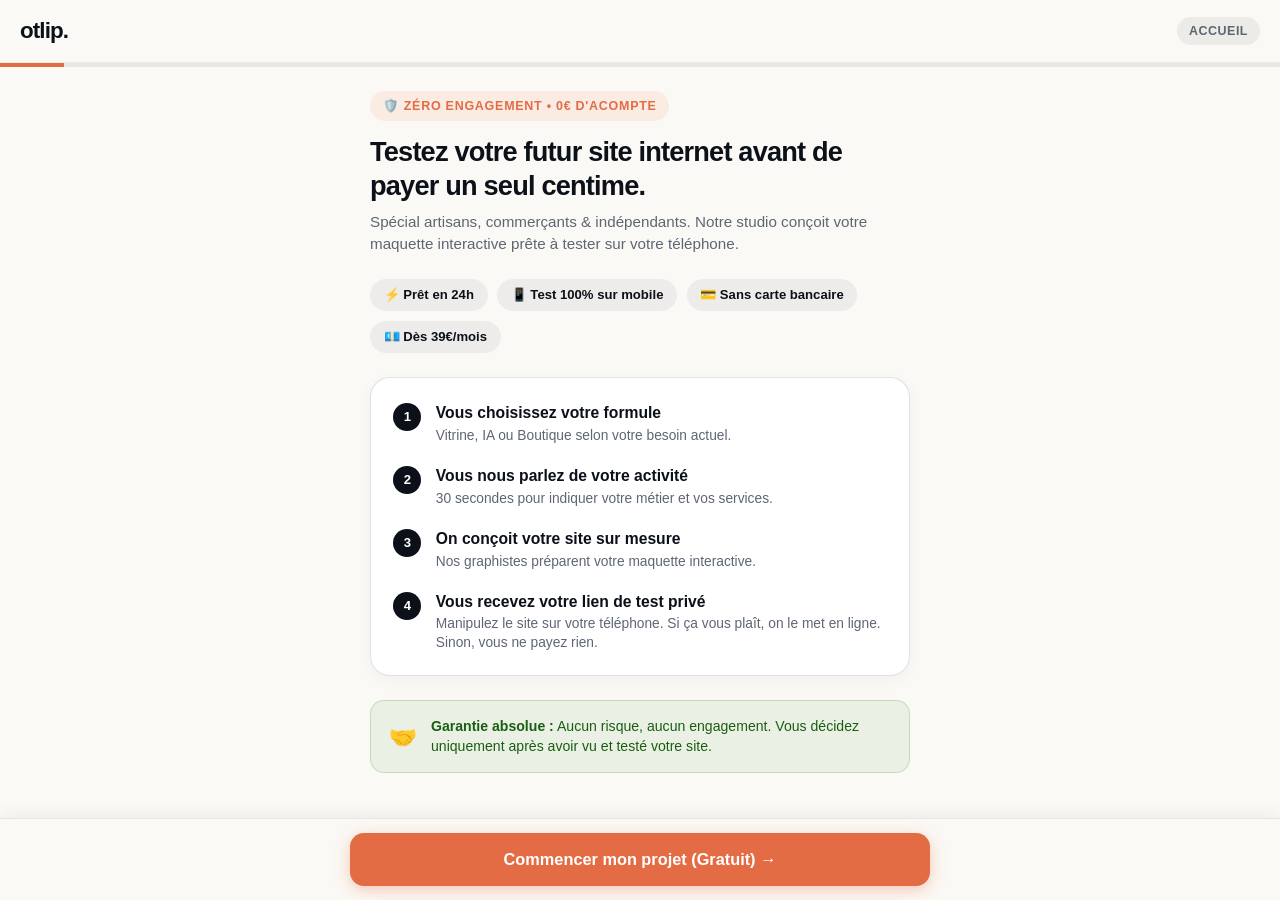
<file: funnel/index.html>
<!DOCTYPE html>
<html lang="fr">
<head>
  <meta charset="UTF-8">
  <meta name="viewport" content="width=device-width, initial-scale=1.0, maximum-scale=1.0, user-scalable=no">
  <title>Créer mon site internet pro en 24h — Otlip</title>
  <link rel="icon" type="image/svg+xml" href="/favicon.svg">
  <meta name="description" content="Créez votre site internet professionnel en 2 minutes. Testez votre maquette sur votre smartphone avant de payer. Sans engagement dès 39€/mois.">

  <!-- Meta Pixel Code -->
  <script>
  !function(f,b,e,v,n,t,s)
  {if(f.fbq)return;n=f.fbq=function(){n.callMethod?
  n.callMethod.apply(n,arguments):n.queue.push(arguments)};
  if(!f._fbq)f._fbq=n;n.push=n;n.loaded=!0;n.version='2.0';
  n.queue=[];t=b.createElement(e);t.async=!0;
  t.src=v;s=b.getElementsByTagName(e)[0];
  s.parentNode.insertBefore(t,s)}(window, document,'script',
  'https://connect.facebook.net/en_US/fbevents.js');
  fbq('init', '1710951703431157');
  fbq('track', 'PageView');
  </script>
  <noscript><img height="1" width="1" style="display:none"
  src="https://www.facebook.com/tr?id=1710951703431157&ev=PageView&noscript=1"
  /></noscript>

  <style>
    :root {
      --color-bg: #fbf9f5;
      --color-surface: #ffffff;
      --color-text-dark: #0c1018;
      --color-text-muted: #5e6673;
      --color-accent-orange: #e46c44;
      --color-accent-green: #2e8b24;
      --color-border: rgba(12, 16, 24, 0.12);
      --font-family: -apple-system, BlinkMacSystemFont, "Segoe UI", Roboto, Helvetica, Arial, sans-serif;
    }

    * {
      box-sizing: border-box;
      margin: 0;
      padding: 0;
      -webkit-tap-highlight-color: transparent;
    }

    body {
      background-color: var(--color-bg);
      color: var(--color-text-dark);
      font-family: var(--font-family);
      line-height: 1.5;
      min-height: 100vh;
      display: flex;
      flex-direction: column;
      position: relative;
    }

    /* Minimal Distraction-free Header */
    .funnel-header {
      width: 100%;
      padding: 0.9rem 1.25rem;
      background: var(--color-bg);
      display: flex;
      align-items: center;
      justify-content: space-between;
      border-bottom: 1px solid rgba(12, 16, 24, 0.06);
      position: sticky;
      top: 0;
      z-index: 40;
    }

    .brand-logo {
      font-size: 1.4rem;
      font-weight: 800;
      color: var(--color-text-dark);
      letter-spacing: -0.04em;
    }

    .header-step-pill {
      font-size: 0.78rem;
      font-weight: 700;
      background: rgba(12, 16, 24, 0.06);
      color: var(--color-text-muted);
      padding: 0.3rem 0.75rem;
      border-radius: 9999px;
      letter-spacing: 0.04em;
    }

    /* Progress bar */
    .progress-bar-container {
      width: 100%;
      height: 4px;
      background: rgba(12, 16, 24, 0.08);
      position: sticky;
      top: 53px;
      z-index: 39;
    }

    .progress-bar-fill {
      height: 100%;
      width: 0%;
      background: var(--color-accent-orange);
      transition: width 0.3s ease;
    }

    /* Main Container */
    .funnel-main {
      flex: 1;
      width: 100%;
      max-width: 580px;
      margin: 0 auto;
      padding: 1.5rem 1.25rem 7rem 1.25rem;
      display: flex;
      flex-direction: column;
    }

    .step-view {
      display: none;
      animation: fadeIn 0.25s ease-out forwards;
    }

    .step-view.active {
      display: block;
    }

    @keyframes fadeIn {
      from { opacity: 0; transform: translateY(8px); }
      to { opacity: 1; transform: translateY(0); }
    }

    /* Badges & Typography */
    .step-badge {
      display: inline-flex;
      align-items: center;
      gap: 0.4rem;
      font-size: 0.78rem;
      font-weight: 700;
      text-transform: uppercase;
      letter-spacing: 0.06em;
      color: var(--color-accent-orange);
      background: rgba(228, 108, 68, 0.1);
      padding: 0.35rem 0.8rem;
      border-radius: 9999px;
      margin-bottom: 0.85rem;
    }

    .step-title {
      font-size: 1.7rem;
      font-weight: 800;
      letter-spacing: -0.03em;
      line-height: 1.25;
      margin-bottom: 0.5rem;
      color: var(--color-text-dark);
    }

    .step-desc {
      font-size: 0.95rem;
      color: var(--color-text-muted);
      line-height: 1.45;
      margin-bottom: 1.5rem;
    }

    /* Option Cards */
    .options-grid {
      display: flex;
      flex-direction: column;
      gap: 0.75rem;
      margin-bottom: 1.5rem;
    }

    .option-card {
      background: var(--color-surface);
      border: 1.5px solid var(--color-border);
      border-radius: 18px;
      padding: 1.15rem 1.1rem;
      display: flex;
      align-items: center;
      gap: 1rem;
      cursor: pointer;
      transition: all 0.18s ease;
      box-shadow: 0 2px 8px rgba(12, 16, 24, 0.03);
      user-select: none;
      position: relative;
    }

    .option-card:active {
      transform: scale(0.985);
    }

    .option-card.selected {
      border-color: var(--color-accent-orange);
      background: #fff9f6;
      box-shadow: 0 0 0 2px var(--color-accent-orange);
    }

    .option-icon {
      font-size: 1.8rem;
      line-height: 1;
      flex-shrink: 0;
    }

    .option-info {
      flex: 1;
    }

    .option-title-row {
      display: flex;
      align-items: center;
      justify-content: space-between;
      margin-bottom: 0.25rem;
    }

    .option-title {
      font-size: 1.05rem;
      font-weight: 700;
      color: var(--color-text-dark);
    }

    .option-price-tag {
      font-size: 0.82rem;
      font-weight: 700;
      color: var(--color-accent-orange);
      background: rgba(228, 108, 68, 0.1);
      padding: 0.2rem 0.55rem;
      border-radius: 6px;
    }

    .option-desc {
      font-size: 0.86rem;
      color: var(--color-text-muted);
      line-height: 1.35;
    }

    .option-card::after {
      content: '→';
      font-size: 1.25rem;
      font-weight: 700;
      color: rgba(12, 16, 24, 0.25);
      margin-left: 0.4rem;
      transition: all 0.15s ease;
    }

    .option-card.selected::after {
      content: '✓';
      color: var(--color-accent-orange);
      font-size: 1.35rem;
    }

    /* Form Fields */
    .form-group {
      margin-bottom: 1.25rem;
    }

    .form-label {
      display: block;
      font-size: 0.95rem;
      font-weight: 700;
      margin-bottom: 0.45rem;
      color: var(--color-text-dark);
    }

    .form-input, .form-textarea {
      width: 100%;
      background: var(--color-surface);
      border: 1.5px solid var(--color-border);
      border-radius: 14px;
      padding: 1.05rem 1.15rem;
      font-family: inherit;
      font-size: 1rem;
      color: var(--color-text-dark);
      outline: none;
      transition: border-color 0.2s ease, box-shadow 0.2s ease;
      -webkit-appearance: none;
    }

    .form-input:focus, .form-textarea:focus {
      border-color: var(--color-accent-orange);
      box-shadow: 0 0 0 3px rgba(228, 108, 68, 0.12);
    }

    .form-textarea {
      min-height: 95px;
      resize: vertical;
    }

    /* Trust & Guarantee Box */
    .trust-box {
      background: rgba(46, 139, 36, 0.08);
      border: 1px solid rgba(46, 139, 36, 0.2);
      border-radius: 14px;
      padding: 1rem 1.15rem;
      display: flex;
      align-items: center;
      gap: 0.85rem;
      margin-top: 1rem;
      font-size: 0.88rem;
      color: #1a5e14;
      line-height: 1.4;
    }

    /* Welcome / Step 0 Feature List */
    .intro-steps-list {
      background: var(--color-surface);
      border: 1.5px solid var(--color-border);
      border-radius: 20px;
      padding: 1.4rem;
      margin: 1.5rem 0;
      box-shadow: 0 4px 16px rgba(12, 16, 24, 0.04);
    }

    .intro-step-item {
      display: flex;
      align-items: flex-start;
      gap: 0.9rem;
      margin-bottom: 1.15rem;
    }

    .intro-step-item:last-child {
      margin-bottom: 0;
    }

    .intro-step-number {
      width: 28px;
      height: 28px;
      border-radius: 50%;
      background: var(--color-text-dark);
      color: #ffffff;
      font-size: 0.82rem;
      font-weight: 800;
      display: flex;
      align-items: center;
      justify-content: center;
      flex-shrink: 0;
      margin-top: 2px;
    }

    .intro-step-content strong {
      display: block;
      font-size: 0.98rem;
      color: var(--color-text-dark);
      margin-bottom: 0.15rem;
    }

    .intro-step-content p {
      font-size: 0.86rem;
      color: var(--color-text-muted);
      line-height: 1.35;
    }

    .intro-highlights {
      display: flex;
      flex-wrap: wrap;
      gap: 0.6rem;
      margin-bottom: 1.5rem;
    }

    .intro-pill {
      font-size: 0.82rem;
      font-weight: 600;
      background: rgba(12, 16, 24, 0.05);
      color: var(--color-text-dark);
      padding: 0.4rem 0.85rem;
      border-radius: 9999px;
      display: inline-flex;
      align-items: center;
      gap: 0.35rem;
    }

    /* Fixed / Sticky Bottom Bar - Always visible on mobile */
    .funnel-bottom-bar {
      position: fixed;
      bottom: 0;
      left: 0;
      right: 0;
      background: rgba(251, 249, 245, 0.97);
      backdrop-filter: blur(12px);
      -webkit-backdrop-filter: blur(12px);
      border-top: 1px solid rgba(12, 16, 24, 0.08);
      padding: 0.9rem 1.25rem calc(0.9rem + env(safe-area-inset-bottom, 0px)) 1.25rem;
      z-index: 50;
      box-shadow: 0 -4px 16px rgba(12, 16, 24, 0.05);
    }

    .bottom-bar-inner {
      max-width: 580px;
      margin: 0 auto;
      display: flex;
      align-items: center;
      gap: 0.75rem;
    }

    .btn-back {
      background: transparent;
      border: 1.5px solid var(--color-border);
      color: var(--color-text-muted);
      padding: 1rem 1.15rem;
      border-radius: 14px;
      font-size: 0.95rem;
      font-weight: 700;
      cursor: pointer;
      display: inline-flex;
      align-items: center;
      justify-content: center;
      flex-shrink: 0;
      transition: background 0.15s ease;
    }

    .btn-back:active {
      background: rgba(12, 16, 24, 0.05);
    }

    .btn-next {
      flex: 1;
      background: var(--color-text-dark);
      color: #ffffff;
      border: none;
      padding: 1.05rem 1.5rem;
      border-radius: 14px;
      font-size: 1.02rem;
      font-weight: 700;
      cursor: pointer;
      display: inline-flex;
      align-items: center;
      justify-content: center;
      gap: 0.6rem;
      transition: all 0.2s ease;
      box-shadow: 0 4px 14px rgba(12, 16, 24, 0.2);
    }

    .btn-next:active {
      transform: scale(0.985);
      background: var(--color-accent-orange);
    }

    .btn-next.btn-highlight {
      background: var(--color-accent-orange);
      box-shadow: 0 4px 16px rgba(228, 108, 68, 0.35);
    }

    .btn-next:disabled {
      opacity: 0.6;
      cursor: not-allowed;
    }
  </style>
</head>
<body>

  <!-- Top Header -->
  <header class="funnel-header">
    <div class="brand-logo">otlip.</div>
    <div class="header-step-pill" id="step-indicator-pill">ACCUEIL</div>
  </header>

  <!-- Sticky Progress Bar -->
  <div class="progress-bar-container">
    <div class="progress-bar-fill" id="progress-bar"></div>
  </div>

  <main class="funnel-main">
    
    <!-- STEP 0 : Hook & Welcome (Mettre le ton et expliquer ce qui va arriver) -->
    <section class="step-view active" id="step-0">
      <div class="step-badge">🛡️ Zéro Engagement • 0€ d'acompte</div>
      <h1 class="step-title">Testez votre futur site internet avant de payer un seul centime.</h1>
      <p class="step-desc">
        Spécial artisans, commerçants & indépendants. Notre studio conçoit votre maquette interactive prête à tester sur votre téléphone.
      </p>

      <div class="intro-highlights">
        <span class="intro-pill">⚡️ Prêt en 24h</span>
        <span class="intro-pill">📱 Test 100% sur mobile</span>
        <span class="intro-pill">💳 Sans carte bancaire</span>
        <span class="intro-pill">💶 Dès 39€/mois</span>
      </div>

      <div class="intro-steps-list">
        <div class="intro-step-item">
          <div class="intro-step-number">1</div>
          <div class="intro-step-content">
            <strong>Vous choisissez votre formule</strong>
            <p>Vitrine, IA ou Boutique selon votre besoin actuel.</p>
          </div>
        </div>

        <div class="intro-step-item">
          <div class="intro-step-number">2</div>
          <div class="intro-step-content">
            <strong>Vous nous parlez de votre activité</strong>
            <p>30 secondes pour indiquer votre métier et vos services.</p>
          </div>
        </div>

        <div class="intro-step-item">
          <div class="intro-step-number">3</div>
          <div class="intro-step-content">
            <strong>On conçoit votre site sur mesure</strong>
            <p>Nos graphistes préparent votre maquette interactive.</p>
          </div>
        </div>

        <div class="intro-step-item">
          <div class="intro-step-number">4</div>
          <div class="intro-step-content">
            <strong>Vous recevez votre lien de test privé</strong>
            <p>Manipulez le site sur votre téléphone. Si ça vous plaît, on le met en ligne. Sinon, vous ne payez rien.</p>
          </div>
        </div>
      </div>

      <div class="trust-box">
        <span style="font-size: 1.4rem;">🤝</span>
        <div>
          <strong>Garantie absolue :</strong> Aucun risque, aucun engagement. Vous décidez uniquement après avoir vu et testé votre site.
        </div>
      </div>
    </section>

    <!-- STEP 1 : Type de site -->
    <section class="step-view" id="step-1">
      <div class="step-badge">Étape 1 sur 4</div>
      <h2 class="step-title">Quel type de site vous faut-il ?</h2>
      <p class="step-desc">Touchez la formule de votre choix pour continuer (vous pourrez l'ajuster plus tard) :</p>

      <div class="options-grid">
        <div class="option-card selected" data-group="projectType" data-value="vitrine">
          <span class="option-icon">🏛️</span>
          <div class="option-info">
            <div class="option-title-row">
              <span class="option-title">Site Vitrine Pro</span>
              <span class="option-price-tag">39€/mois</span>
            </div>
            <p class="option-desc">Présentez vos prestations, avis Google et recevez des appels de clients locaux.</p>
          </div>
        </div>

        <div class="option-card" data-group="projectType" data-value="autonome-ia">
          <span class="option-icon">🤖</span>
          <div class="option-info">
            <div class="option-title-row">
              <span class="option-title">Vitrine + Assistant IA</span>
              <span class="option-price-tag">69€/mois</span>
            </div>
            <p class="option-desc">Un agent IA intelligent qui répond à vos clients et prend leurs demandes 24h/24.</p>
          </div>
        </div>

        <div class="option-card" data-group="projectType" data-value="boutique">
          <span class="option-icon">🛍️</span>
          <div class="option-info">
            <div class="option-title-row">
              <span class="option-title">Boutique en ligne</span>
              <span class="option-price-tag">99€/mois</span>
            </div>
            <p class="option-desc">Vendez vos produits ou réservations en ligne avec paiement CB sécurisé.</p>
          </div>
        </div>

        <div class="option-card" data-group="projectType" data-value="refonte">
          <span class="option-icon">✨</span>
          <div class="option-info">
            <div class="option-title-row">
              <span class="option-title">Refonte de site</span>
              <span class="option-price-tag">Dès 39€/mois</span>
            </div>
            <p class="option-desc">Votre site actuel est vieux ou n'amène aucun client ? On refait tout à neuf.</p>
          </div>
        </div>
      </div>

      <div class="trust-box">
        <span style="font-size: 1.3rem;">🛡️</span>
        <div>Vous ne payez rien pour voir votre site en direct. Zéro engagement.</div>
      </div>
    </section>

    <!-- STEP 2 : Entreprise & Activité -->
    <section class="step-view" id="step-2">
      <div class="step-badge">Étape 2 sur 4</div>
      <h2 class="step-title">Parlez-nous de votre activité</h2>
      <p class="step-desc">Ces informations permettent d'adapter les textes et le design de votre site :</p>

      <div class="form-group">
        <label class="form-label" for="f-business-name">Nom de votre entreprise ou marque *</label>
        <input type="text" id="f-business-name" class="form-input" placeholder="Ex: Plomberie Martin, Salon Sophie, Atelier Rénov..." required>
      </div>

      <div class="form-group">
        <label class="form-label" for="f-activity">Votre métier ou vos prestations principales *</label>
        <input type="text" id="f-activity" class="form-input" placeholder="Ex: Dépannage plomberie, coiffure mixte, coaching sportif..." required>
      </div>

      <div class="form-group">
        <label class="form-label" for="f-target">Votre ville ou secteur d'intervention</label>
        <input type="text" id="f-target" class="form-input" placeholder="Ex: Lyon et 25 km autour, France entière...">
      </div>

      <div class="trust-box">
        <span style="font-size: 1.3rem;">✍️</span>
        <div>Pas besoin de rédiger de longs textes : notre studio s'occupe de tout reformuler proprement.</div>
      </div>
    </section>

    <!-- STEP 3 : Ambiance & Style -->
    <section class="step-view" id="step-3">
      <div class="step-badge">Étape 3 sur 4</div>
      <h2 class="step-title">Quelle ambiance préférez-vous ?</h2>
      <p class="step-desc">Touchez le style qui ressemble le plus à votre image :</p>

      <div class="options-grid">
        <div class="option-card selected" data-group="designStyle" data-value="minimaliste">
          <span class="option-icon">✨</span>
          <div class="option-info">
            <span class="option-title">Moderne & Épuré</span>
            <p class="option-desc">Clair, simple et très agréable à lire sur mobile.</p>
          </div>
        </div>

        <div class="option-card" data-group="designStyle" data-value="chaleureux">
          <span class="option-icon">🌿</span>
          <div class="option-info">
            <span class="option-title">Chaleureux & Artisanal</span>
            <p class="option-desc">Tons naturels, convivial, idéal artisans et créateurs.</p>
          </div>
        </div>

        <div class="option-card" data-group="designStyle" data-value="corporate">
          <span class="option-icon">💼</span>
          <div class="option-info">
            <span class="option-title">Professionnel & Carré</span>
            <p class="option-desc">Sobre et sérieux, parfait pour le conseil et les services.</p>
          </div>
        </div>

        <div class="option-card" data-group="designStyle" data-value="sombre-luxe">
          <span class="option-icon">🌙</span>
          <div class="option-info">
            <span class="option-title">Sombre & Haut de gamme</span>
            <p class="option-desc">Contrasté, moderne et élégant.</p>
          </div>
        </div>
      </div>

      <div class="form-group" style="margin-top: 1rem;">
        <label class="form-label" for="f-needs">Une demande particulière ? (Optionnel)</label>
        <textarea id="f-needs" class="form-textarea" placeholder="Ex: intégrer un calendrier de rendez-vous, afficher mes avis Google, photos de chantiers..."></textarea>
      </div>
    </section>

    <!-- STEP 4 : Coordonnées & Réception -->
    <section class="step-view" id="step-4">
      <div class="step-badge">Étape 4 sur 4 • Dernière étape</div>
      <h2 class="step-title">Où vous envoyer votre lien de test ?</h2>
      <p class="step-desc">On prépare votre aperçu privé. Vous pourrez le tester directement sur votre téléphone sous 24h.</p>

      <div class="form-group">
        <label class="form-label" for="f-client-name">Votre prénom et nom *</label>
        <input type="text" id="f-client-name" class="form-input" placeholder="Ex: Michel Durand" required>
      </div>

      <div class="form-group">
        <label class="form-label" for="f-client-phone">Votre numéro de téléphone portable *</label>
        <input type="tel" id="f-client-phone" class="form-input" placeholder="06 12 34 56 78" required>
      </div>

      <div class="form-group">
        <label class="form-label" for="f-client-email">Votre adresse e-mail *</label>
        <input type="email" id="f-client-email" class="form-input" placeholder="michel@gmail.com" required>
      </div>

      <div class="trust-box">
        <span style="font-size: 1.4rem;">🔒</span>
        <div>
          <strong>Promesse anti-spam garantie :</strong> Vos coordonnées servent uniquement à vous envoyer le lien de votre site. Aucun appel commercial intrusif.
        </div>
      </div>
    </section>

  </main>

  <!-- Sticky Bottom Action Bar - Toujours visible sur tous les écrans -->
  <footer class="funnel-bottom-bar">
    <div class="bottom-bar-inner">
      <button type="button" class="btn-back" id="f-btn-back" style="display: none;" aria-label="Étape précédente">←</button>
      <button type="button" class="btn-next btn-highlight" id="f-btn-next">
        <span>Commencer mon projet (Gratuit) →</span>
      </button>
    </div>
  </footer>

  <script>
    (function() {
      // Funnel State
      let currentStep = 0; // 0=Intro, 1=Formule, 2=Activité, 3=Style, 4=Contact
      const totalSteps = 4;

      const views = [
        document.getElementById("step-0"),
        document.getElementById("step-1"),
        document.getElementById("step-2"),
        document.getElementById("step-3"),
        document.getElementById("step-4")
      ];

      const progressBar = document.getElementById("progress-bar");
      const pillIndicator = document.getElementById("step-indicator-pill");
      const btnBack = document.getElementById("f-btn-back");
      const btnNext = document.getElementById("f-btn-next");

      // Unique Session ID
      let sessionId = localStorage.getItem("otlip_funnel_session_id");
      if (!sessionId) {
        sessionId = "funnel_" + Math.random().toString(36).substring(2, 10) + "_" + Date.now();
        localStorage.setItem("otlip_funnel_session_id", sessionId);
      }

      // UTM Tracking
      const urlParams = new URLSearchParams(window.location.search);
      const funnelData = {
        session_id: sessionId,
        current_step: 0,
        status: "in_progress",
        project_type: "vitrine",
        business_name: "",
        activity_sector: "",
        target_audience: "",
        design_style: "minimaliste",
        specific_needs: "",
        client_name: "",
        client_email: "",
        client_phone: "",
        utm_source: urlParams.get("utm_source") || "facebook",
        utm_medium: urlParams.get("utm_medium") || "paid",
        utm_campaign: urlParams.get("utm_campaign") || null
      };

      // Supabase REST sync
      const supabaseUrl = "https://pcxzyykqvenyurffepok.supabase.co/rest/v1/quiz_leads";
      const supabaseKey = "sb_publishable_Yd99sfuyTBruMSOr_KKSzA_8qqkOhbt";

      async function syncSupabase(step, status = "in_progress") {
        funnelData.current_step = step;
        funnelData.status = status;

        const payload = JSON.stringify({
          session_id: funnelData.session_id,
          current_step: funnelData.current_step,
          status: funnelData.status,
          project_type: funnelData.project_type || null,
          business_name: funnelData.business_name || null,
          activity_sector: funnelData.activity_sector || null,
          target_audience: funnelData.target_audience || null,
          design_style: funnelData.design_style || null,
          specific_needs: funnelData.specific_needs || null,
          client_name: funnelData.client_name || null,
          client_email: funnelData.client_email || null,
          client_phone: funnelData.client_phone || null,
          utm_source: funnelData.utm_source,
          utm_medium: funnelData.utm_medium,
          utm_campaign: funnelData.utm_campaign,
          updated_at: new Date().toISOString()
        });

        try {
          const resp = await fetch(supabaseUrl, {
            method: "POST",
            headers: {
              "apikey": supabaseKey,
              "Authorization": `Bearer ${supabaseKey}`,
              "Content-Type": "application/json",
              "Prefer": "resolution=merge-duplicates"
            },
            body: payload,
            keepalive: true
          });
          return resp.ok;
        } catch (e) {
          console.warn("Supabase sync warning:", e);
          return false;
        }
      }

      // Auto-capture fields on blur so no prospect is lost
      const inputs = [
        { id: "f-business-name", key: "business_name" },
        { id: "f-activity", key: "activity_sector" },
        { id: "f-target", key: "target_audience" },
        { id: "f-needs", key: "specific_needs" },
        { id: "f-client-name", key: "client_name" },
        { id: "f-client-phone", key: "client_phone" },
        { id: "f-client-email", key: "client_email" }
      ];

      inputs.forEach(item => {
        const el = document.getElementById(item.id);
        if (el) {
          el.addEventListener("blur", () => {
            const val = el.value.trim();
            if (val && val !== funnelData[item.key]) {
              funnelData[item.key] = val;
              if (currentStep > 0) {
                syncSupabase(currentStep, "in_progress");
              }
            }
          });
        }
      });

      // Update UI for current step
      function updateUI() {
        views.forEach((v, idx) => {
          if (v) {
            if (idx === currentStep) {
              v.classList.add("active");
            } else {
              v.classList.remove("active");
            }
          }
        });

        // Top progress bar
        if (progressBar) {
          const pct = currentStep === 0 ? 5 : (currentStep / totalSteps) * 100;
          progressBar.style.width = pct + "%";
        }

        // Header Pill
        if (pillIndicator) {
          pillIndicator.textContent = currentStep === 0 ? "ACCUEIL" : `ÉTAPE ${currentStep} / ${totalSteps}`;
        }

        // Back button
        if (btnBack) {
          btnBack.style.display = currentStep === 0 ? "none" : "inline-flex";
        }

        // Next button text & styling
        if (btnNext) {
          if (currentStep === 0) {
            btnNext.innerHTML = `<span>Commencer mon projet (Gratuit) →</span>`;
            btnNext.className = "btn-next btn-highlight";
          } else if (currentStep === 1) {
            btnNext.innerHTML = `<span>Continuer vers mon activité →</span>`;
            btnNext.className = "btn-next";
          } else if (currentStep === 2) {
            btnNext.innerHTML = `<span>Continuer vers le style →</span>`;
            btnNext.className = "btn-next";
          } else if (currentStep === 3) {
            btnNext.innerHTML = `<span>Continuer vers mes coordonnées →</span>`;
            btnNext.className = "btn-next";
          } else if (currentStep === 4) {
            btnNext.innerHTML = `<span>Recevoir mon site gratuitement →</span>`;
            btnNext.className = "btn-next btn-highlight";
          }
        }

        // Scroll to top of funnel container
        window.scrollTo({ top: 0, behavior: "smooth" });
      }

      // Handle Option Card Clicks
      document.querySelectorAll(".option-card").forEach(card => {
        card.addEventListener("click", () => {
          const group = card.dataset.group;
          const val = card.dataset.value;

          document.querySelectorAll(`.option-card[data-group="${group}"]`).forEach(c => c.classList.remove("selected"));
          card.classList.add("selected");

          if (group === "projectType") {
            funnelData.project_type = val;
            if (window.fbq) {
              fbq("trackCustom", "Funnel_Step1_Formula", { project_type: val });
            }
            // Auto-advance on tap with 220ms smooth delay
            setTimeout(() => {
              if (currentStep === 1) {
                goToStep(2);
              }
            }, 220);
          }

          if (group === "designStyle") {
            funnelData.design_style = val;
            if (window.fbq) {
              fbq("trackCustom", "Funnel_Step3_Style", { design_style: val });
            }
            // In Step 3: tapping a style also auto-advances to Step 4 after 240ms!
            setTimeout(() => {
              if (currentStep === 3) {
                goToStep(4);
              }
            }, 240);
          }
        });
      });

      // Navigation Logic
      function goToStep(nextStep) {
        currentStep = nextStep;
        updateUI();
        syncSupabase(currentStep, "in_progress");
      }

      // Back Button Listener
      if (btnBack) {
        btnBack.addEventListener("click", () => {
          if (currentStep > 0) {
            currentStep--;
            updateUI();
          }
        });
      }

      // Next Button Listener
      if (btnNext) {
        btnNext.addEventListener("click", async () => {
          if (currentStep === 0) {
            if (window.fbq) {
              fbq("trackCustom", "Funnel_Started");
            }
            goToStep(1);
          } else if (currentStep === 1) {
            goToStep(2);
          } else if (currentStep === 2) {
            const bName = document.getElementById("f-business-name")?.value.trim();
            const act = document.getElementById("f-activity")?.value.trim();
            if (!bName || !act) {
              alert("Veuillez indiquer le nom de votre entreprise et votre activité.");
              return;
            }
            funnelData.business_name = bName;
            funnelData.activity_sector = act;
            funnelData.target_audience = document.getElementById("f-target")?.value.trim() || "";

            if (window.fbq) {
              fbq("trackCustom", "Funnel_Step2_Activity", { business_name: bName, activity: act });
            }
            goToStep(3);
          } else if (currentStep === 3) {
            funnelData.specific_needs = document.getElementById("f-needs")?.value.trim() || "";
            goToStep(4);
          } else if (currentStep === 4) {
            const name = document.getElementById("f-client-name")?.value.trim();
            const phone = document.getElementById("f-client-phone")?.value.trim();
            const email = document.getElementById("f-client-email")?.value.trim();

            if (!name || !phone || !email) {
              alert("Veuillez renseigner votre nom, votre téléphone et votre e-mail pour recevoir le lien.");
              return;
            }

            funnelData.client_name = name;
            funnelData.client_phone = phone;
            funnelData.client_email = email;
            funnelData.status = "completed";

            btnNext.disabled = true;
            btnNext.innerHTML = "Transmission en cours...";

            // Meta Pixel Lead Event
            if (window.fbq) {
              fbq("track", "Lead", {
                content_name: funnelData.business_name,
                content_category: funnelData.project_type,
                value: 39.00,
                currency: "EUR"
              });
            }

            // Sync to Supabase with await to guarantee write
            await syncSupabase(4, "completed");

            // Redirect to merci page
            window.location.href = "/merci.html";
          }
        });
      }

      updateUI();
    })();
  </script>
</body>
</html>
</file>
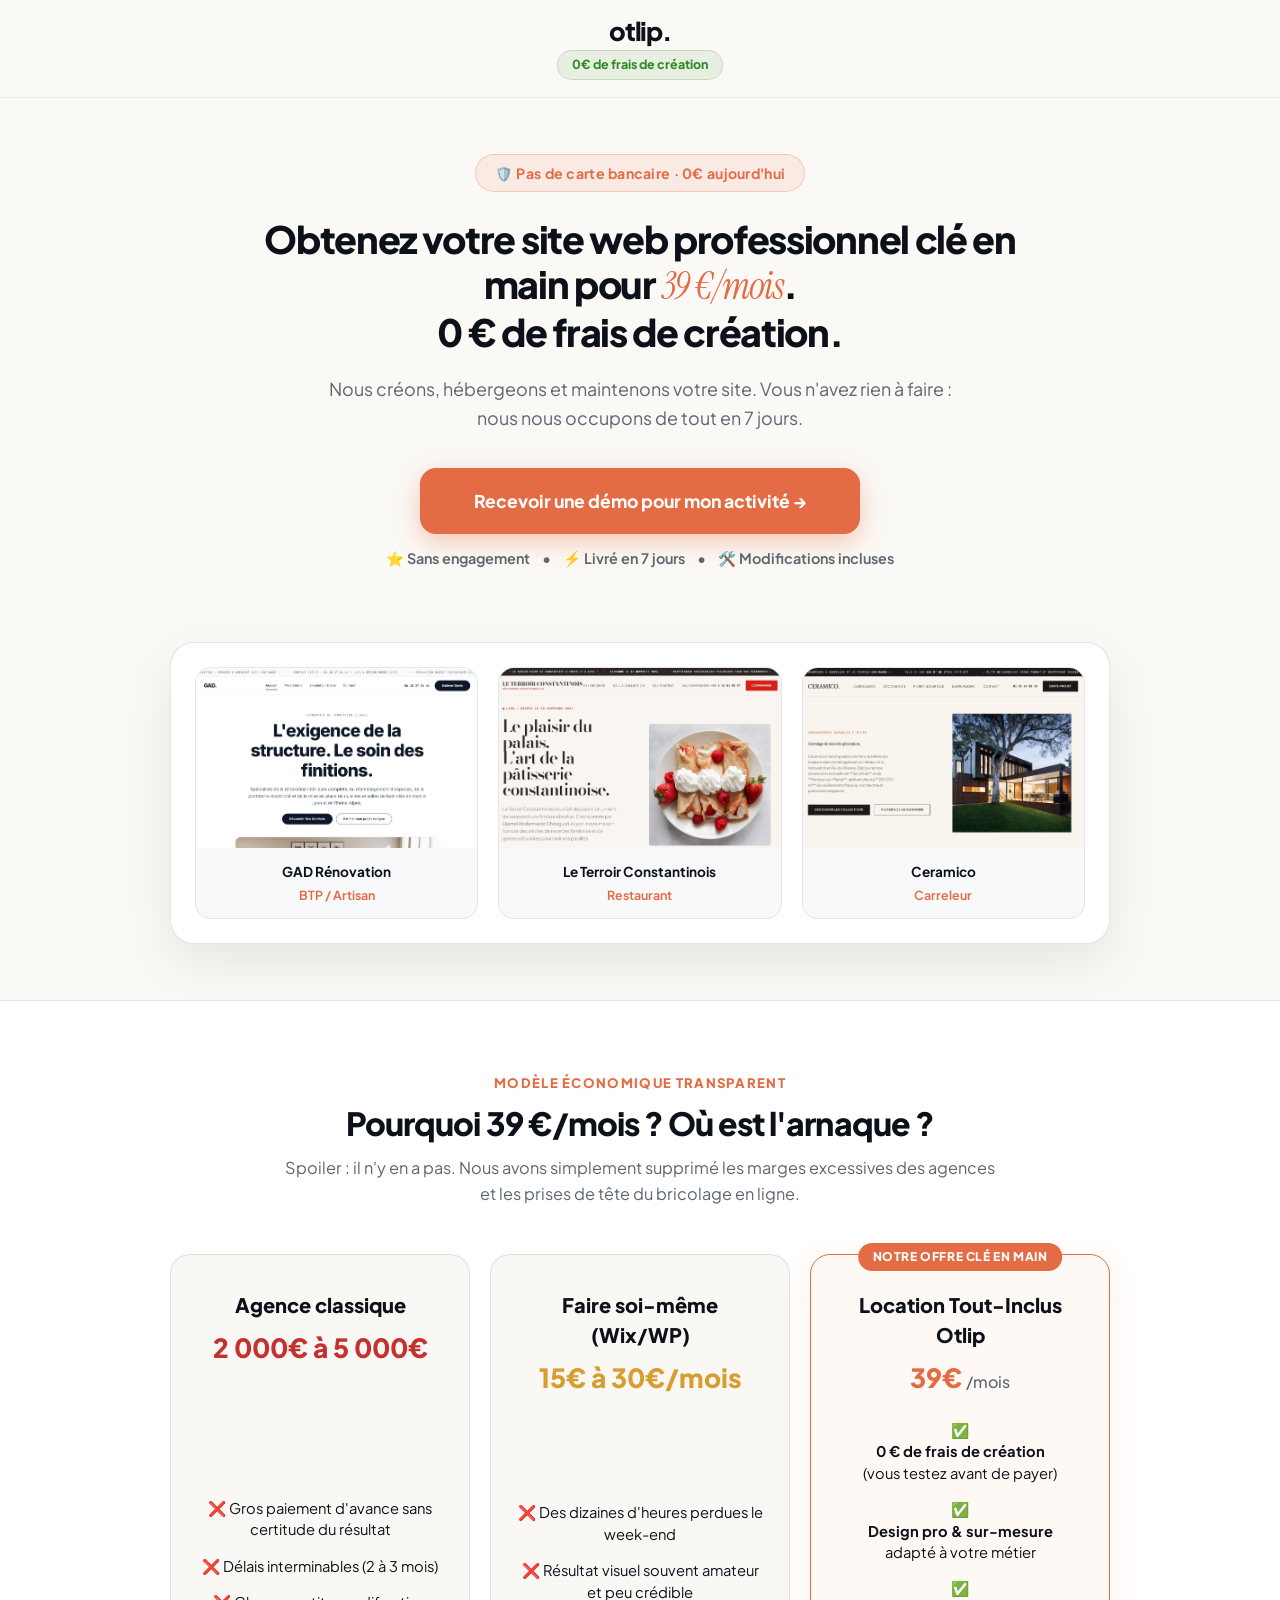
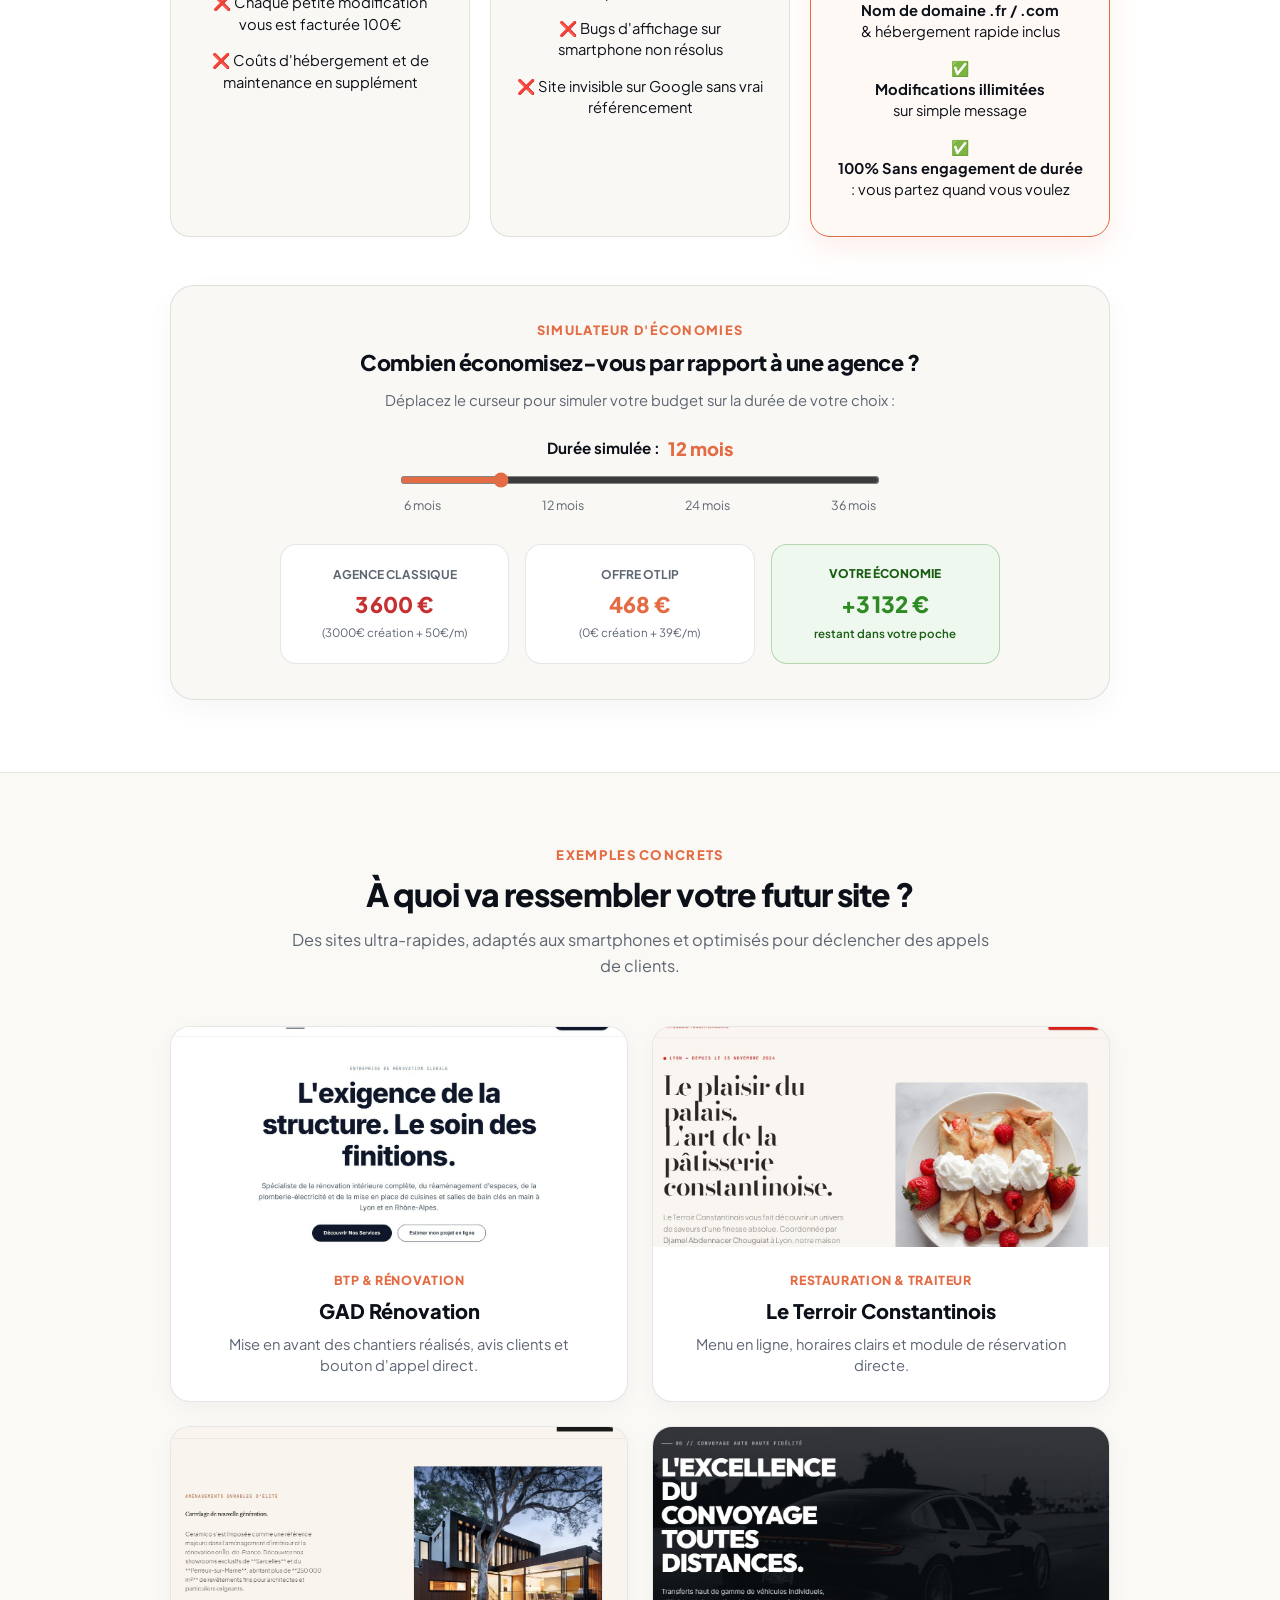
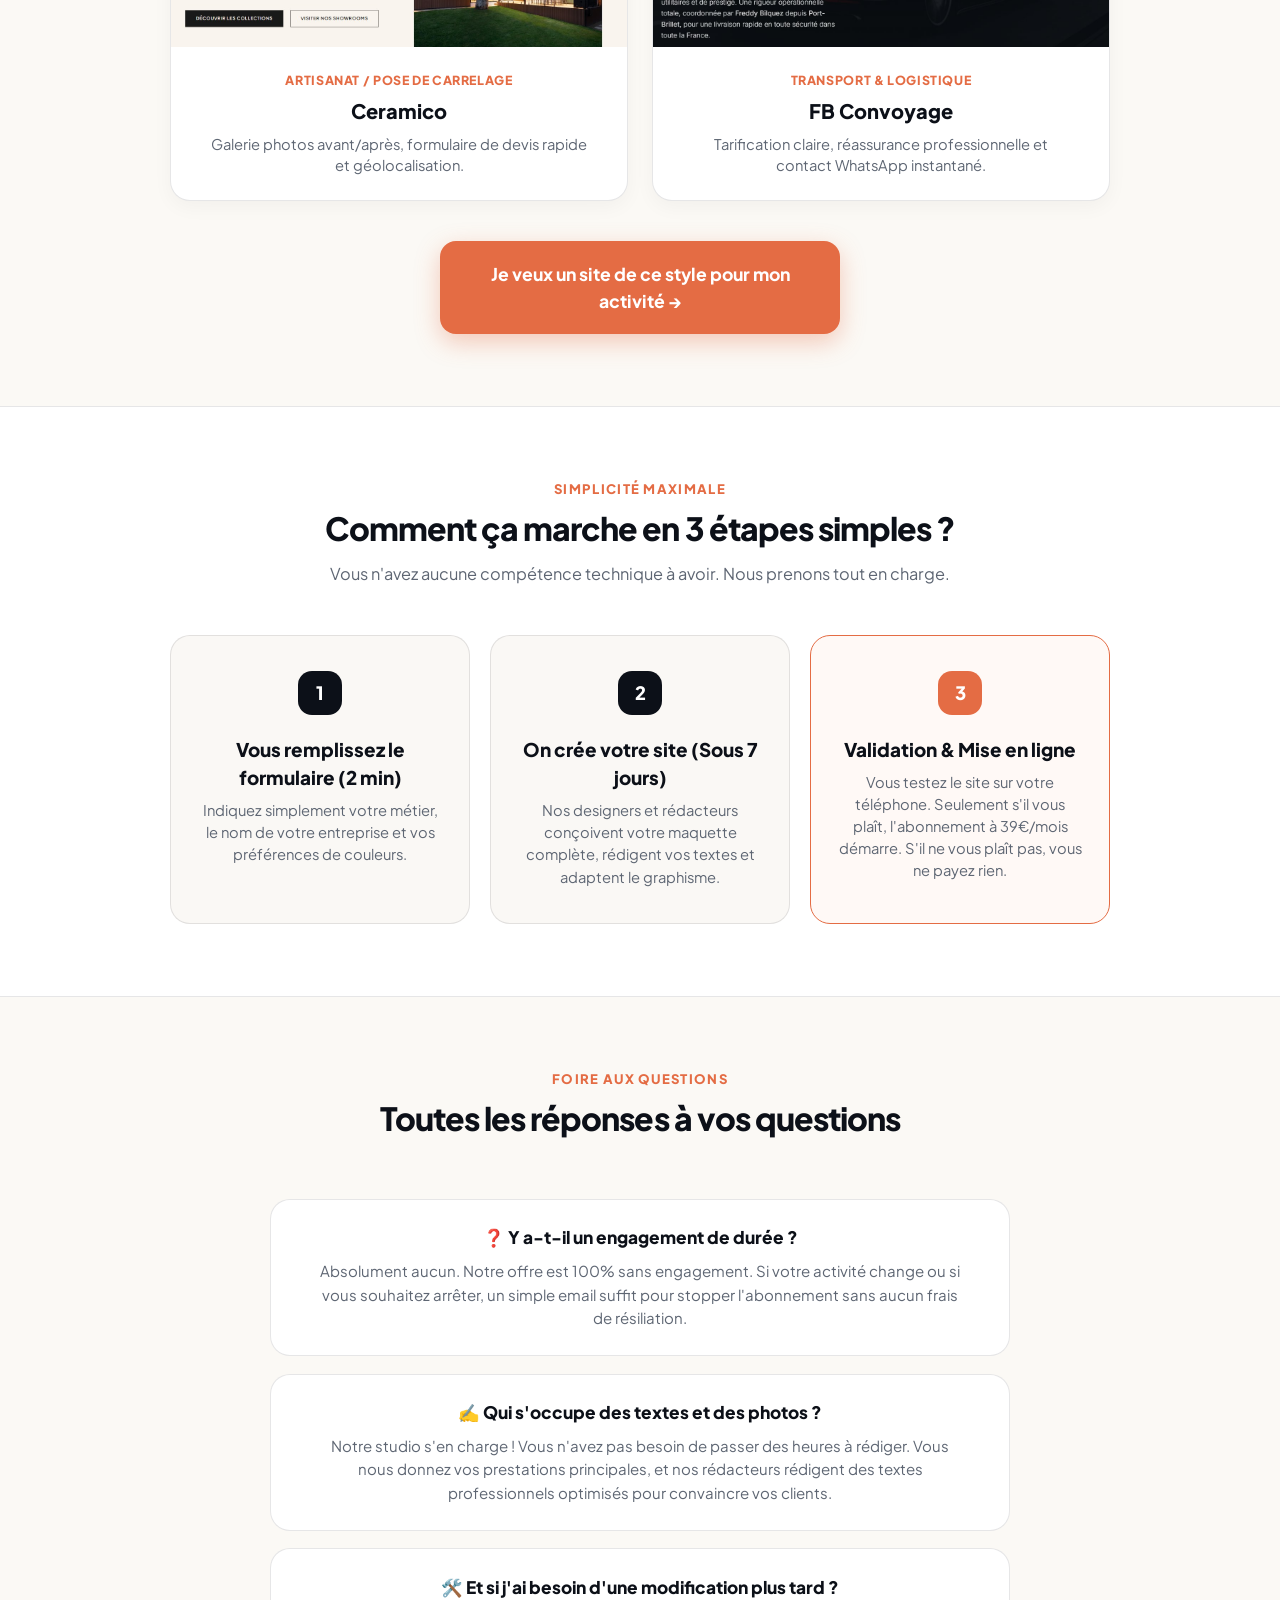
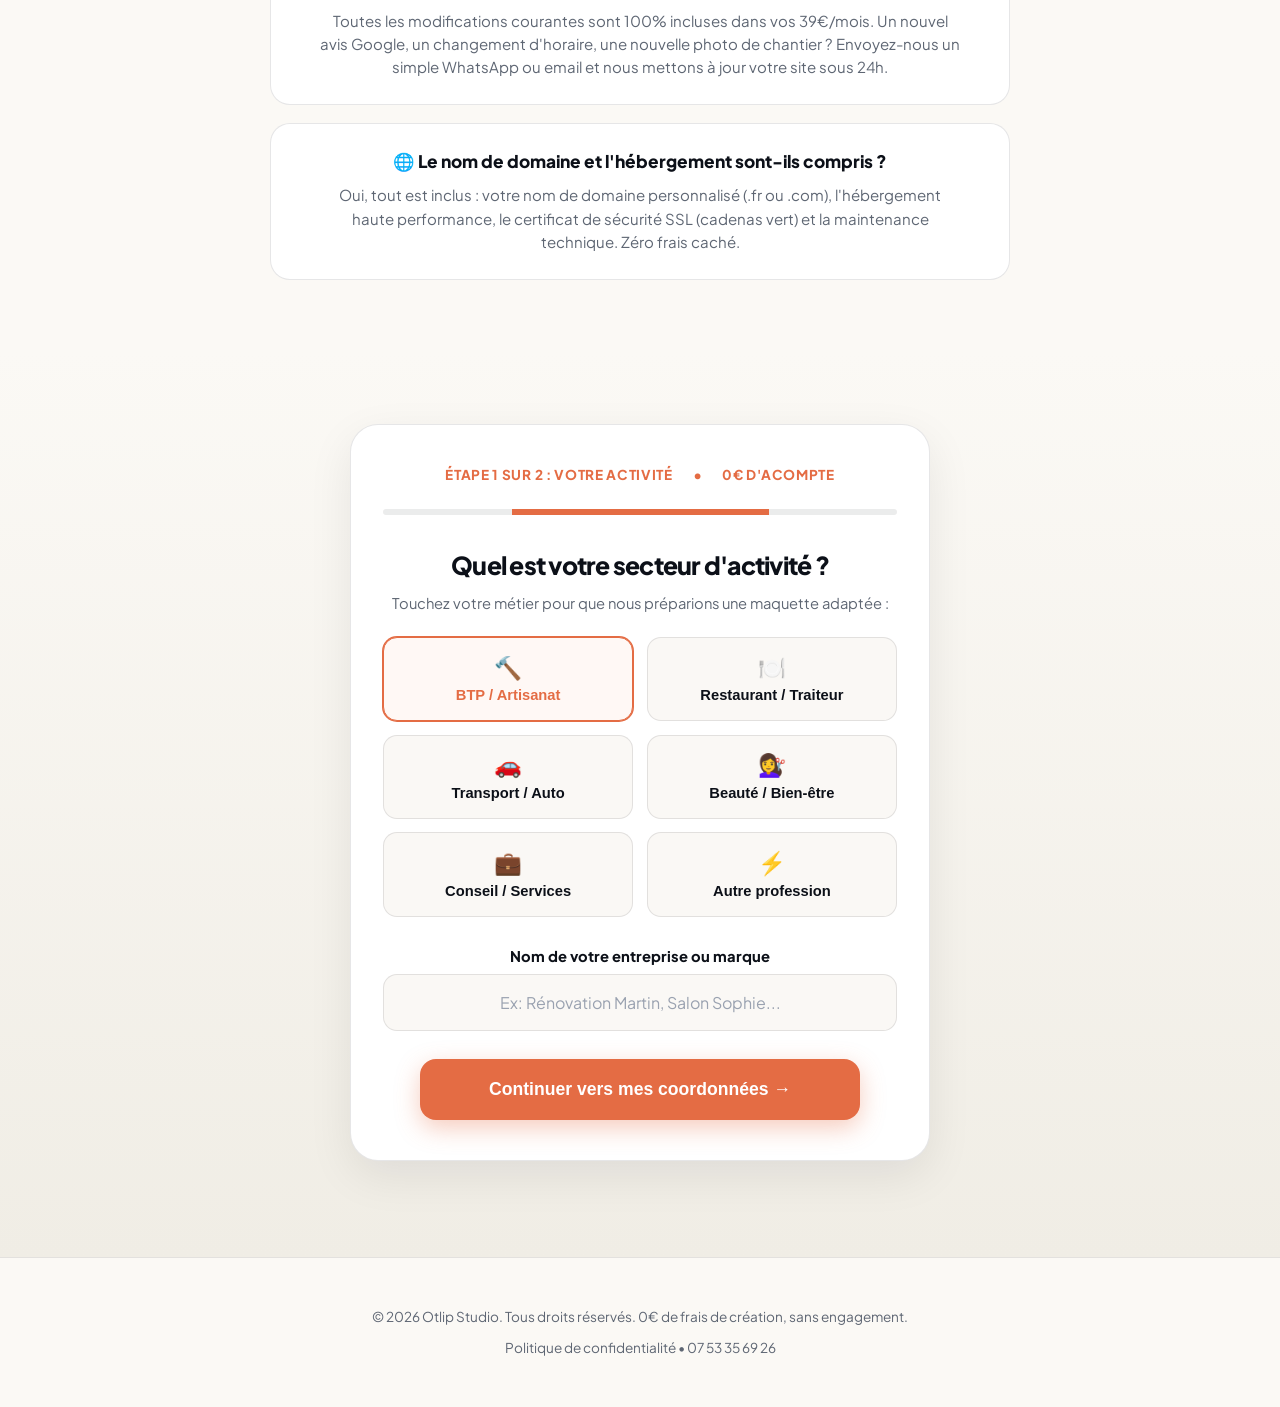
<file: funnel2/index.html>
<!DOCTYPE html>
<html lang="fr">
<head>
  <meta charset="UTF-8">
  <meta name="viewport" content="width=device-width, initial-scale=1.0, maximum-scale=1.0, user-scalable=no">
  <title>Votre site web professionnel pour 39€/mois — 0€ de création | Otlip</title>
  <link rel="icon" type="image/svg+xml" href="/favicon.svg">
  <meta name="description" content="Obtenez votre site web professionnel clé en main pour 39 €/mois. 0 € de frais de création. Testez votre maquette sur mobile avant de payer. Sans engagement.">

  <!-- Inter & Plus Jakarta Sans & Instrument Serif Fonts -->
  <link rel="preconnect" href="https://fonts.googleapis.com">
  <link rel="preconnect" href="https://fonts.gstatic.com" crossorigin>
  <link href="https://fonts.googleapis.com/css2?family=Instrument+Serif:ital@0;1&family=Plus+Jakarta+Sans:wght@400;500;600;700;800&display=swap" rel="stylesheet">

  <!-- Meta Pixel Code -->
  <script>
  !function(f,b,e,v,n,t,s)
  {if(f.fbq)return;n=f.fbq=function(){n.callMethod?
  n.callMethod.apply(n,arguments):n.queue.push(arguments)};
  if(!f._fbq)f._fbq=n;n.push=n;n.loaded=!0;n.version='2.0';
  n.queue=[];t=b.createElement(e);t.async=!0;
  t.src=v;s=b.getElementsByTagName(e)[0];
  s.parentNode.insertBefore(t,s)}(window, document,'script',
  'https://connect.facebook.net/en_US/fbevents.js');
  fbq('init', '1710951703431157');
  fbq('track', 'PageView');
  </script>
  <noscript><img height="1" width="1" style="display:none"
  src="https://www.facebook.com/tr?id=1710951703431157&ev=PageView&noscript=1"
  /></noscript>

  <style>
    :root {
      --color-bg: #fbf9f5;
      --color-surface: #ffffff;
      --color-text-dark: #0c1018;
      --color-text-muted: #5e6673;
      --color-accent-orange: #e46c44;
      --color-accent-green: #2e8b24;
      --color-border: rgba(12, 16, 24, 0.1);
      --font-family: 'Plus Jakarta Sans', -apple-system, BlinkMacSystemFont, "Segoe UI", Roboto, sans-serif;
      --font-serif: 'Instrument Serif', Georgia, serif;
    }

    * {
      box-sizing: border-box;
      margin: 0;
      padding: 0;
      -webkit-tap-highlight-color: transparent;
    }

    body {
      background-color: var(--color-bg);
      color: var(--color-text-dark);
      font-family: var(--font-family);
      line-height: 1.5;
      overflow-x: hidden;
      position: relative;
      text-align: center;
    }

    /* Everything Centered Enforcement */
    h1, h2, h3, h4, h5, h6, p, span, div, li, ul, label, input, button {
      text-align: center;
    }

    /* Minimalist Top Bar */
    .top-bar {
      width: 100%;
      padding: 1.1rem 1.5rem;
      background: rgba(251, 249, 245, 0.94);
      border-bottom: 1px solid rgba(12, 16, 24, 0.06);
      display: flex;
      flex-direction: column;
      align-items: center;
      justify-content: center;
      gap: 0.4rem;
      position: sticky;
      top: 0;
      z-index: 50;
      backdrop-filter: blur(12px);
      -webkit-backdrop-filter: blur(12px);
    }

    .brand-logo {
      font-size: 1.6rem;
      font-weight: 850;
      color: var(--color-text-dark);
      letter-spacing: -0.04em;
      line-height: 1;
      text-align: center;
    }

    .top-pill {
      font-size: 0.78rem;
      font-weight: 750;
      color: var(--color-accent-green);
      background: rgba(46, 139, 36, 0.09);
      border: 1px solid rgba(46, 139, 36, 0.2);
      padding: 0.3rem 0.85rem;
      border-radius: 9999px;
      display: inline-block;
      text-align: center;
    }

    /* General Layout */
    .container {
      width: 100%;
      max-width: 980px;
      margin: 0 auto;
      padding: 0 1.25rem;
      display: flex;
      flex-direction: column;
      align-items: center;
      text-align: center;
    }

    /* SECTION A: Hero Section */
    .hero-section {
      padding: 3.5rem 0 3.5rem;
      text-align: center;
      width: 100%;
    }

    .hero-badge {
      display: inline-flex;
      align-items: center;
      justify-content: center;
      gap: 0.5rem;
      background: rgba(228, 108, 68, 0.1);
      color: var(--color-accent-orange);
      border: 1px solid rgba(228, 108, 68, 0.25);
      padding: 0.45rem 1.15rem;
      border-radius: 9999px;
      font-size: 0.88rem;
      font-weight: 700;
      letter-spacing: 0.02em;
      margin-bottom: 1.5rem;
      text-align: center;
    }

    .hero-title {
      font-size: 2.35rem;
      font-weight: 850;
      letter-spacing: -0.035em;
      line-height: 1.2;
      color: var(--color-text-dark);
      max-width: 820px;
      margin: 0 auto 1.3rem;
      text-align: center;
    }

    .hero-title span.highlight {
      color: var(--color-accent-orange);
      font-family: var(--font-serif);
      font-style: italic;
      font-weight: 500;
    }

    .hero-subtitle {
      font-size: 1.12rem;
      color: var(--color-text-muted);
      line-height: 1.6;
      max-width: 660px;
      margin: 0 auto 2.2rem;
      text-align: center;
    }

    .hero-cta-wrap {
      display: flex;
      flex-direction: column;
      align-items: center;
      justify-content: center;
      gap: 0.9rem;
      margin-bottom: 2.5rem;
      width: 100%;
      text-align: center;
    }

    .btn-main {
      display: inline-flex;
      align-items: center;
      justify-content: center;
      gap: 0.6rem;
      background: var(--color-accent-orange);
      color: #ffffff;
      padding: 1.25rem 2.4rem;
      border-radius: 16px;
      font-size: 1.1rem;
      font-weight: 750;
      text-decoration: none;
      box-shadow: 0 8px 24px rgba(228, 108, 68, 0.35);
      transition: all 0.2s ease;
      width: 100%;
      max-width: 440px;
      cursor: pointer;
      border: none;
      text-align: center;
    }

    .btn-main:hover {
      background: #cf5c36;
      box-shadow: 0 10px 28px rgba(228, 108, 68, 0.45);
      transform: translateY(-1px);
    }

    .btn-main:active {
      transform: scale(0.98);
      background: #cf5c36;
    }

    .hero-reassurance {
      font-size: 0.9rem;
      font-weight: 650;
      color: var(--color-text-muted);
      display: flex;
      align-items: center;
      justify-content: center;
      flex-wrap: wrap;
      gap: 0.75rem;
      text-align: center;
    }

    .hero-mockup-wrap {
      margin-top: 2rem;
      border-radius: 24px;
      overflow: hidden;
      background: #ffffff;
      border: 1px solid var(--color-border);
      box-shadow: 0 20px 50px rgba(12, 16, 24, 0.08);
      padding: 1.5rem;
      width: 100%;
    }

    .mockup-grid {
      display: grid;
      grid-template-columns: repeat(3, 1fr);
      gap: 1.25rem;
      width: 100%;
    }

    .mockup-item {
      border-radius: 16px;
      overflow: hidden;
      border: 1px solid rgba(12, 16, 24, 0.08);
      background: #f7f9fa;
      display: flex;
      flex-direction: column;
      align-items: center;
      text-align: center;
    }

    .mockup-item img {
      width: 100%;
      height: 180px;
      object-fit: cover;
      display: block;
      transition: transform 0.3s ease;
    }

    .mockup-caption {
      padding: 0.85rem 1rem;
      font-size: 0.85rem;
      font-weight: 750;
      color: var(--color-text-dark);
      text-align: center;
      display: flex;
      flex-direction: column;
      align-items: center;
      justify-content: center;
      gap: 0.25rem;
      width: 100%;
    }

    /* SECTION B: Pain vs Solution (Pourquoi 39€/mois ?) */
    .section-compare {
      padding: 4.5rem 0;
      background: #ffffff;
      border-top: 1px solid var(--color-border);
      border-bottom: 1px solid var(--color-border);
      width: 100%;
      text-align: center;
    }

    .sec-header {
      text-align: center;
      max-width: 720px;
      margin: 0 auto 3rem;
      display: flex;
      flex-direction: column;
      align-items: center;
    }

    .sec-tag {
      font-size: 0.82rem;
      font-weight: 800;
      letter-spacing: 0.1em;
      text-transform: uppercase;
      color: var(--color-accent-orange);
      margin-bottom: 0.6rem;
      display: block;
      text-align: center;
    }

    .sec-title {
      font-size: 2rem;
      font-weight: 850;
      letter-spacing: -0.03em;
      line-height: 1.25;
      margin-bottom: 0.8rem;
      text-align: center;
      color: var(--color-text-dark);
    }

    .sec-desc {
      font-size: 1.02rem;
      color: var(--color-text-muted);
      line-height: 1.55;
      text-align: center;
    }

    .compare-cards-grid {
      display: grid;
      grid-template-columns: repeat(3, 1fr);
      gap: 1.25rem;
      width: 100%;
    }

    .compare-card {
      border-radius: 20px;
      padding: 2.2rem 1.6rem;
      border: 1.5px solid var(--color-border);
      background: #faf8f5;
      display: flex;
      flex-direction: column;
      align-items: center;
      text-align: center;
    }

    .compare-card.winner {
      border-color: var(--color-accent-orange);
      background: #fff9f6;
      box-shadow: 0 10px 30px rgba(228, 108, 68, 0.12);
      position: relative;
    }

    .winner-badge {
      position: absolute;
      top: -12px;
      left: 50%;
      transform: translateX(-50%);
      background: var(--color-accent-orange);
      color: #ffffff;
      font-size: 0.75rem;
      font-weight: 800;
      letter-spacing: 0.05em;
      padding: 0.3rem 0.9rem;
      border-radius: 9999px;
      white-space: nowrap;
      text-align: center;
    }

    .compare-card-title {
      font-size: 1.25rem;
      font-weight: 800;
      margin-bottom: 0.5rem;
      text-align: center;
    }

    .compare-card-price {
      font-size: 1.65rem;
      font-weight: 850;
      margin-bottom: 1.4rem;
      display: flex;
      align-items: baseline;
      justify-content: center;
      gap: 0.3rem;
      text-align: center;
    }

    .compare-list {
      list-style: none;
      display: flex;
      flex-direction: column;
      align-items: center;
      justify-content: center;
      gap: 0.95rem;
      font-size: 0.92rem;
      color: var(--color-text-dark);
      flex: 1;
      width: 100%;
      text-align: center;
    }

    .compare-list li {
      display: flex;
      flex-direction: column;
      align-items: center;
      justify-content: center;
      text-align: center;
      line-height: 1.45;
      width: 100%;
    }

    /* Comparison Simulator Tool Box */
    .calc-tool-box {
      margin-top: 3rem;
      background: #faf8f5;
      border: 1.5px solid var(--color-border);
      border-radius: 24px;
      padding: 2.2rem 1.8rem;
      text-align: center;
      box-shadow: 0 10px 30px rgba(12, 16, 24, 0.04);
      width: 100%;
      display: flex;
      flex-direction: column;
      align-items: center;
    }

    .calc-slider-wrap {
      max-width: 480px;
      width: 100%;
      margin: 0 auto 1.8rem;
      text-align: center;
      display: flex;
      flex-direction: column;
      align-items: center;
    }

    .calc-slider-labels {
      display: flex;
      justify-content: space-between;
      width: 100%;
      font-size: 0.78rem;
      color: var(--color-text-muted);
      margin-top: 0.5rem;
      padding: 0 4px;
    }

    .calc-results-grid {
      display: grid;
      grid-template-columns: repeat(3, 1fr);
      gap: 1rem;
      width: 100%;
      max-width: 720px;
      margin: 0 auto;
    }

    .calc-res-item {
      background: #ffffff;
      border: 1px solid var(--color-border);
      border-radius: 16px;
      padding: 1.3rem 0.9rem;
      text-align: center;
      display: flex;
      flex-direction: column;
      align-items: center;
      justify-content: center;
    }

    .calc-res-item.highlight-savings {
      background: #eef8ee;
      border: 1.5px solid rgba(46, 139, 36, 0.3);
    }

    /* SECTION C: Portfolio */
    .section-portfolio {
      padding: 4.5rem 0;
      width: 100%;
      text-align: center;
    }

    .portfolio-grid {
      display: grid;
      grid-template-columns: repeat(2, 1fr);
      gap: 1.5rem;
      width: 100%;
    }

    .portfolio-card {
      background: #ffffff;
      border-radius: 20px;
      overflow: hidden;
      border: 1.5px solid var(--color-border);
      box-shadow: 0 6px 20px rgba(12, 16, 24, 0.04);
      transition: transform 0.25s ease;
      display: flex;
      flex-direction: column;
      align-items: center;
      text-align: center;
    }

    .portfolio-img {
      width: 100%;
      height: 220px;
      object-fit: cover;
      display: block;
    }

    .portfolio-meta {
      padding: 1.5rem 1.25rem;
      text-align: center;
      display: flex;
      flex-direction: column;
      align-items: center;
      justify-content: center;
      width: 100%;
    }

    .portfolio-sector {
      font-size: 0.78rem;
      font-weight: 800;
      text-transform: uppercase;
      letter-spacing: 0.05em;
      color: var(--color-accent-orange);
      margin-bottom: 0.4rem;
      display: block;
      text-align: center;
    }

    .portfolio-name {
      font-size: 1.25rem;
      font-weight: 800;
      color: var(--color-text-dark);
      margin-bottom: 0.5rem;
      text-align: center;
    }

    .portfolio-desc {
      font-size: 0.92rem;
      color: var(--color-text-muted);
      line-height: 1.45;
      text-align: center;
      max-width: 380px;
    }

    /* SECTION D: 3 ÉTAPES SIMPLES */
    .section-steps {
      padding: 4.5rem 0;
      background: #ffffff;
      border-top: 1px solid var(--color-border);
      border-bottom: 1px solid var(--color-border);
      width: 100%;
      text-align: center;
    }

    .steps-grid {
      display: grid;
      grid-template-columns: repeat(3, 1fr);
      gap: 1.25rem;
      width: 100%;
    }

    .step-box {
      background: #faf8f5;
      border: 1.5px solid var(--color-border);
      border-radius: 20px;
      padding: 2.2rem 1.6rem;
      display: flex;
      flex-direction: column;
      align-items: center;
      text-align: center;
      position: relative;
    }

    .step-box.highlight {
      border-color: var(--color-accent-orange);
      background: #fff9f6;
    }

    .step-num {
      width: 44px;
      height: 44px;
      border-radius: 14px;
      background: var(--color-text-dark);
      color: #ffffff;
      display: flex;
      align-items: center;
      justify-content: center;
      font-size: 1.15rem;
      font-weight: 850;
      margin: 0 auto 1.25rem;
      text-align: center;
    }

    .step-box.highlight .step-num {
      background: var(--color-accent-orange);
    }

    .step-box-title {
      font-size: 1.18rem;
      font-weight: 800;
      margin-bottom: 0.5rem;
      text-align: center;
    }

    .step-box-desc {
      font-size: 0.92rem;
      color: var(--color-text-muted);
      line-height: 1.5;
      text-align: center;
    }

    /* SECTION E: FAQ */
    .section-faq {
      padding: 4.5rem 0;
      width: 100%;
      text-align: center;
    }

    .faq-list {
      max-width: 740px;
      margin: 0 auto;
      display: flex;
      flex-direction: column;
      align-items: center;
      gap: 1.1rem;
      width: 100%;
    }

    .faq-item {
      background: #ffffff;
      border: 1.5px solid var(--color-border);
      border-radius: 20px;
      padding: 1.6rem 1.8rem;
      width: 100%;
      display: flex;
      flex-direction: column;
      align-items: center;
      text-align: center;
    }

    .faq-question {
      font-size: 1.08rem;
      font-weight: 800;
      color: var(--color-text-dark);
      margin-bottom: 0.5rem;
      display: flex;
      align-items: center;
      justify-content: center;
      gap: 0.5rem;
      text-align: center;
      width: 100%;
    }

    .faq-answer {
      font-size: 0.94rem;
      color: var(--color-text-muted);
      line-height: 1.55;
      text-align: center;
      max-width: 640px;
    }

    /* SECTION F: FORMULAIRE EN 2 ÉTAPES (Micro-engagement) */
    .section-form {
      padding: 4.5rem 0 6rem;
      background: linear-gradient(180deg, #fbf9f5 0%, #f0ede5 100%);
      width: 100%;
      text-align: center;
    }

    .form-container {
      max-width: 580px;
      margin: 0 auto;
      background: #ffffff;
      border-radius: 28px;
      padding: 2.5rem 2rem;
      box-shadow: 0 15px 45px rgba(12, 16, 24, 0.08);
      border: 1.5px solid var(--color-border);
      width: 100%;
      display: flex;
      flex-direction: column;
      align-items: center;
      text-align: center;
    }

    .form-step-indicator {
      display: flex;
      align-items: center;
      justify-content: center;
      gap: 1.25rem;
      margin-bottom: 1.5rem;
      font-size: 0.85rem;
      font-weight: 750;
      color: var(--color-accent-orange);
      text-transform: uppercase;
      letter-spacing: 0.05em;
      text-align: center;
      width: 100%;
    }

    .form-step-bar {
      width: 100%;
      height: 6px;
      background: rgba(12, 16, 24, 0.08);
      border-radius: 9999px;
      margin-bottom: 2rem;
      overflow: hidden;
    }

    .form-step-bar-fill {
      height: 100%;
      width: 50%;
      background: var(--color-accent-orange);
      transition: width 0.3s ease;
      margin: 0 auto;
    }

    .form-step {
      display: none;
      width: 100%;
      flex-direction: column;
      align-items: center;
      text-align: center;
    }

    .form-step.active {
      display: flex;
      animation: fadeIn 0.25s ease forwards;
    }

    @keyframes fadeIn {
      from { opacity: 0; transform: translateY(6px); }
      to { opacity: 1; transform: translateY(0); }
    }

    .chips-grid {
      display: grid;
      grid-template-columns: repeat(2, 1fr);
      gap: 0.85rem;
      margin-bottom: 1.75rem;
      width: 100%;
    }

    .chip-btn {
      background: #faf8f5;
      border: 1.5px solid var(--color-border);
      border-radius: 14px;
      padding: 1.05rem 0.9rem;
      font-size: 0.92rem;
      font-weight: 700;
      color: var(--color-text-dark);
      cursor: pointer;
      display: flex;
      flex-direction: column;
      align-items: center;
      justify-content: center;
      text-align: center;
      gap: 0.35rem;
      transition: all 0.15s ease;
      width: 100%;
    }

    .chip-btn.selected {
      border-color: var(--color-accent-orange);
      background: #fff8f5;
      color: var(--color-accent-orange);
      box-shadow: 0 0 0 1px var(--color-accent-orange);
    }

    .input-group {
      margin-bottom: 1.3rem;
      width: 100%;
      display: flex;
      flex-direction: column;
      align-items: center;
      text-align: center;
    }

    .input-label {
      display: block;
      font-size: 0.92rem;
      font-weight: 750;
      margin-bottom: 0.45rem;
      color: var(--color-text-dark);
      text-align: center;
      width: 100%;
    }

    .input-field {
      width: 100%;
      background: #faf8f5;
      border: 1.5px solid var(--color-border);
      border-radius: 14px;
      padding: 1.05rem 1.15rem;
      font-family: inherit;
      font-size: 1rem;
      color: var(--color-text-dark);
      text-align: center;
      outline: none;
      transition: border-color 0.2s ease, box-shadow 0.2s ease;
    }

    .input-field:focus {
      border-color: var(--color-accent-orange);
      background: #ffffff;
      box-shadow: 0 0 0 3px rgba(228, 108, 68, 0.12);
    }

    .input-field::placeholder {
      text-align: center;
      color: #9aa2b0;
    }

    .trust-guarantee-badge {
      background: rgba(46, 139, 36, 0.08);
      border: 1px solid rgba(46, 139, 36, 0.2);
      border-radius: 14px;
      padding: 0.95rem 1.1rem;
      font-size: 0.85rem;
      color: #1a5e14;
      line-height: 1.4;
      margin-top: 1rem;
      display: flex;
      flex-direction: column;
      align-items: center;
      justify-content: center;
      text-align: center;
      gap: 0.35rem;
      width: 100%;
    }

    /* Footer */
    .funnel-footer {
      padding: 2.8rem 0;
      text-align: center;
      font-size: 0.85rem;
      color: var(--color-text-muted);
      border-top: 1px solid var(--color-border);
      background: var(--color-bg);
      width: 100%;
    }

    .funnel-footer p {
      text-align: center;
      margin: 0.25rem 0;
    }

    /* Mobile Responsive */
    @media (max-width: 768px) {
      .hero-title {
        font-size: 1.85rem;
      }
      .hero-subtitle {
        font-size: 1rem;
      }
      .mockup-grid {
        grid-template-columns: 1fr;
      }
      .mockup-item img {
        height: 160px;
      }
      .compare-cards-grid {
        grid-template-columns: 1fr;
        gap: 1.5rem;
      }
      .calc-results-grid {
        grid-template-columns: 1fr;
        gap: 0.85rem;
      }
      .portfolio-grid {
        grid-template-columns: 1fr;
      }
      .steps-grid {
        grid-template-columns: 1fr;
        gap: 1rem;
      }
      .chips-grid {
        grid-template-columns: 1fr;
      }
      .form-container {
        padding: 1.8rem 1.25rem;
      }
    }
  </style>
</head>
<body>

  <!-- Minimalist Top Bar (Centered) -->
  <header class="top-bar">
    <div class="brand-logo">otlip.</div>
    <div class="top-pill">0€ de frais de création</div>
  </header>

  <main>

    <!-- SECTION A: HERO -->
    <section class="hero-section">
      <div class="container">
        <div class="hero-badge">🛡️ Pas de carte bancaire · 0€ aujourd'hui</div>
        <h1 class="hero-title">
          Obtenez votre site web professionnel clé en main pour <span class="highlight">39 €/mois</span>. <br>0 € de frais de création.
        </h1>
        <p class="hero-subtitle">
          Nous créons, hébergeons et maintenons votre site. Vous n'avez rien à faire : nous nous occupons de tout en 7 jours.
        </p>

        <div class="hero-cta-wrap">
          <a href="#formulaire" class="btn-main">
            <span>Recevoir une démo pour mon activité →</span>
          </a>
          <div class="hero-reassurance">
            <span>⭐ Sans engagement</span>
            <span>•</span>
            <span>⚡ Livré en 7 jours</span>
            <span>•</span>
            <span>🛠️ Modifications incluses</span>
          </div>
        </div>

        <!-- Hero Mockup Previews -->
        <div class="hero-mockup-wrap">
          <div class="mockup-grid">
            <div class="mockup-item">
              <img src="/assets/showcase/gad-renovation.jpg" alt="Site BTP Rénovation">
              <div class="mockup-caption">
                <strong>GAD Rénovation</strong>
                <span style="color: var(--color-accent-orange); font-size: 0.78rem; font-weight: 650;">BTP / Artisan</span>
              </div>
            </div>
            <div class="mockup-item">
              <img src="/assets/showcase/le-terroir-constantinois.jpg" alt="Site Restauration Traiteur">
              <div class="mockup-caption">
                <strong>Le Terroir Constantinois</strong>
                <span style="color: var(--color-accent-orange); font-size: 0.78rem; font-weight: 650;">Restaurant</span>
              </div>
            </div>
            <div class="mockup-item">
              <img src="/assets/showcase/ceramico.jpg" alt="Site Artisan Carreleur">
              <div class="mockup-caption">
                <strong>Ceramico</strong>
                <span style="color: var(--color-accent-orange); font-size: 0.78rem; font-weight: 650;">Carreleur</span>
              </div>
            </div>
          </div>
        </div>

      </div>
    </section>

    <!-- SECTION B: COMPARATIF DOULEUR VS SOLUTION -->
    <section class="section-compare">
      <div class="container">
        <div class="sec-header">
          <span class="sec-tag">Modèle économique transparent</span>
          <h2 class="sec-title">Pourquoi 39 €/mois ? Où est l'arnaque ?</h2>
          <p class="sec-desc">
            Spoiler : il n'y en a pas. Nous avons simplement supprimé les marges excessives des agences et les prises de tête du bricolage en ligne.
          </p>
        </div>

        <div class="compare-cards-grid">
          <!-- Agence -->
          <div class="compare-card">
            <h3 class="compare-card-title">Agence classique</h3>
            <div class="compare-card-price" style="color: #c53030;">2 000€ à 5 000€</div>
            <ul class="compare-list">
              <li>❌ Gros paiement d'avance sans certitude du résultat</li>
              <li>❌ Délais interminables (2 à 3 mois)</li>
              <li>❌ Chaque petite modification vous est facturée 100€</li>
              <li>❌ Coûts d'hébergement et de maintenance en supplément</li>
            </ul>
          </div>

          <!-- DIY -->
          <div class="compare-card">
            <h3 class="compare-card-title">Faire soi-même (Wix/WP)</h3>
            <div class="compare-card-price" style="color: #d69e2e;">15€ à 30€/mois</div>
            <ul class="compare-list">
              <li>❌ Des dizaines d'heures perdues le week-end</li>
              <li>❌ Résultat visuel souvent amateur et peu crédible</li>
              <li>❌ Bugs d'affichage sur smartphone non résolus</li>
              <li>❌ Site invisible sur Google sans vrai référencement</li>
            </ul>
          </div>

          <!-- Otlip -->
          <div class="compare-card winner">
            <span class="winner-badge">NOTRE OFFRE CLÉ EN MAIN</span>
            <h3 class="compare-card-title">Location Tout-Inclus Otlip</h3>
            <div class="compare-card-price" style="color: var(--color-accent-orange);">
              39€<span style="font-size: 1rem; font-weight: 500; color: var(--color-text-muted);">/mois</span>
            </div>
            <ul class="compare-list">
              <li>✅ <strong>0 € de frais de création</strong> (vous testez avant de payer)</li>
              <li>✅ <strong>Design pro & sur-mesure</strong> adapté à votre métier</li>
              <li>✅ <strong>Nom de domaine .fr / .com</strong> & hébergement rapide inclus</li>
              <li>✅ <strong>Modifications illimitées</strong> sur simple message</li>
              <li>✅ <strong>100% Sans engagement de durée</strong> : vous partez quand vous voulez</li>
            </ul>
          </div>
        </div>

        <!-- Comparison Tool / Savings Simulator -->
        <div class="calc-tool-box">
          <span style="font-size: 0.8rem; font-weight: 800; letter-spacing: 0.1em; text-transform: uppercase; color: var(--color-accent-orange); display: block; margin-bottom: 0.4rem;">
            Simulateur d'économies
          </span>
          <h3 style="font-size: 1.35rem; font-weight: 850; margin-bottom: 0.6rem; letter-spacing: -0.02em;">
            Combien économisez-vous par rapport à une agence ?
          </h3>
          <p style="font-size: 0.92rem; color: var(--color-text-muted); max-width: 540px; margin: 0 auto 1.5rem;">
            Déplacez le curseur pour simuler votre budget sur la durée de votre choix :
          </p>

          <div class="calc-slider-wrap">
            <div style="display: flex; justify-content: center; align-items: center; gap: 0.5rem; margin-bottom: 0.6rem;">
              <span style="font-size: 0.95rem; font-weight: 700; color: var(--color-text-dark);">Durée simulée :</span>
              <span id="slider-months-val" style="font-size: 1.15rem; font-weight: 850; color: var(--color-accent-orange);">12 mois</span>
            </div>
            <input type="range" id="months-slider" min="6" max="36" value="12" step="6" style="width: 100%; accent-color: var(--color-accent-orange); cursor: pointer;">
            <div class="calc-slider-labels">
              <span>6 mois</span>
              <span>12 mois</span>
              <span>24 mois</span>
              <span>36 mois</span>
            </div>
          </div>

          <div class="calc-results-grid">
            <div class="calc-res-item">
              <div style="font-size: 0.75rem; font-weight: 700; color: var(--color-text-muted); text-transform: uppercase; margin-bottom: 0.3rem;">Agence classique</div>
              <div id="cost-agency" style="font-size: 1.35rem; font-weight: 850; color: #c53030;">3 600 €</div>
              <div style="font-size: 0.72rem; color: var(--color-text-muted); margin-top: 0.2rem;">(3000€ création + 50€/m)</div>
            </div>
            <div class="calc-res-item">
              <div style="font-size: 0.75rem; font-weight: 700; color: var(--color-text-muted); text-transform: uppercase; margin-bottom: 0.3rem;">Offre Otlip</div>
              <div id="cost-otlip" style="font-size: 1.35rem; font-weight: 850; color: var(--color-accent-orange);">468 €</div>
              <div style="font-size: 0.72rem; color: var(--color-text-muted); margin-top: 0.2rem;">(0€ création + 39€/m)</div>
            </div>
            <div class="calc-res-item highlight-savings">
              <div style="font-size: 0.75rem; font-weight: 800; color: #1a5e14; text-transform: uppercase; margin-bottom: 0.3rem;">Votre économie</div>
              <div id="cost-savings" style="font-size: 1.4rem; font-weight: 900; color: #2e8b24;">+3 132 €</div>
              <div style="font-size: 0.72rem; color: #1a5e14; font-weight: 600; margin-top: 0.2rem;">restant dans votre poche</div>
            </div>
          </div>
        </div>

      </div>
    </section>

    <!-- SECTION C: PORTFOLIO -->
    <section class="section-portfolio">
      <div class="container">
        <div class="sec-header">
          <span class="sec-tag">Exemples concrets</span>
          <h2 class="sec-title">À quoi va ressembler votre futur site ?</h2>
          <p class="sec-desc">
            Des sites ultra-rapides, adaptés aux smartphones et optimisés pour déclencher des appels de clients.
          </p>
        </div>

        <div class="portfolio-grid">
          <div class="portfolio-card">
            <img class="portfolio-img" src="/assets/showcase/gad-renovation.jpg" alt="Exemple site BTP Rénovation">
            <div class="portfolio-meta">
              <span class="portfolio-sector">BTP & Rénovation</span>
              <h3 class="portfolio-name">GAD Rénovation</h3>
              <p class="portfolio-desc">Mise en avant des chantiers réalisés, avis clients et bouton d'appel direct.</p>
            </div>
          </div>

          <div class="portfolio-card">
            <img class="portfolio-img" src="/assets/showcase/le-terroir-constantinois.jpg" alt="Exemple site Restaurant">
            <div class="portfolio-meta">
              <span class="portfolio-sector">Restauration & Traiteur</span>
              <h3 class="portfolio-name">Le Terroir Constantinois</h3>
              <p class="portfolio-desc">Menu en ligne, horaires clairs et module de réservation directe.</p>
            </div>
          </div>

          <div class="portfolio-card">
            <img class="portfolio-img" src="/assets/showcase/ceramico.jpg" alt="Exemple site Carreleur">
            <div class="portfolio-meta">
              <span class="portfolio-sector">Artisanat / Pose de carrelage</span>
              <h3 class="portfolio-name">Ceramico</h3>
              <p class="portfolio-desc">Galerie photos avant/après, formulaire de devis rapide et géolocalisation.</p>
            </div>
          </div>

          <div class="portfolio-card">
            <img class="portfolio-img" src="/assets/showcase/fb-convoyage.jpg" alt="Exemple site Transport">
            <div class="portfolio-meta">
              <span class="portfolio-sector">Transport & Logistique</span>
              <h3 class="portfolio-name">FB Convoyage</h3>
              <p class="portfolio-desc">Tarification claire, réassurance professionnelle et contact WhatsApp instantané.</p>
            </div>
          </div>
        </div>

        <div style="text-align: center; margin-top: 2.5rem; width: 100%; display: flex; justify-content: center;">
          <a href="#formulaire" class="btn-main" style="max-width: 400px;">
            Je veux un site de ce style pour mon activité →
          </a>
        </div>
      </div>
    </section>

    <!-- SECTION D: 3 ÉTAPES SIMPLES -->
    <section class="section-steps">
      <div class="container">
        <div class="sec-header">
          <span class="sec-tag">Simplicité maximale</span>
          <h2 class="sec-title">Comment ça marche en 3 étapes simples ?</h2>
          <p class="sec-desc">
            Vous n'avez aucune compétence technique à avoir. Nous prenons tout en charge.
          </p>
        </div>

        <div class="steps-grid">
          <div class="step-box">
            <div class="step-num">1</div>
            <h3 class="step-box-title">Vous remplissez le formulaire (2 min)</h3>
            <p class="step-box-desc">
              Indiquez simplement votre métier, le nom de votre entreprise et vos préférences de couleurs.
            </p>
          </div>

          <div class="step-box">
            <div class="step-num">2</div>
            <h3 class="step-box-title">On crée votre site (Sous 7 jours)</h3>
            <p class="step-box-desc">
              Nos designers et rédacteurs conçoivent votre maquette complète, rédigent vos textes et adaptent le graphisme.
            </p>
          </div>

          <div class="step-box highlight">
            <div class="step-num">3</div>
            <h3 class="step-box-title">Validation & Mise en ligne</h3>
            <p class="step-box-desc">
              Vous testez le site sur votre téléphone. Seulement s'il vous plaît, l'abonnement à 39€/mois démarre. S'il ne vous plaît pas, vous ne payez rien.
            </p>
          </div>
        </div>
      </div>
    </section>

    <!-- SECTION E: FAQ -->
    <section class="section-faq">
      <div class="container">
        <div class="sec-header">
          <span class="sec-tag">Foire Aux Questions</span>
          <h2 class="sec-title">Toutes les réponses à vos questions</h2>
        </div>

        <div class="faq-list">
          <div class="faq-item">
            <h3 class="faq-question">❓ Y a-t-il un engagement de durée ?</h3>
            <p class="faq-answer">
              Absolument aucun. Notre offre est 100% sans engagement. Si votre activité change ou si vous souhaitez arrêter, un simple email suffit pour stopper l'abonnement sans aucun frais de résiliation.
            </p>
          </div>

          <div class="faq-item">
            <h3 class="faq-question">✍️ Qui s'occupe des textes et des photos ?</h3>
            <p class="faq-answer">
              Notre studio s'en charge ! Vous n'avez pas besoin de passer des heures à rédiger. Vous nous donnez vos prestations principales, et nos rédacteurs rédigent des textes professionnels optimisés pour convaincre vos clients.
            </p>
          </div>

          <div class="faq-item">
            <h3 class="faq-question">🛠️ Et si j'ai besoin d'une modification plus tard ?</h3>
            <p class="faq-answer">
              Toutes les modifications courantes sont 100% incluses dans vos 39€/mois. Un nouvel avis Google, un changement d'horaire, une nouvelle photo de chantier ? Envoyez-nous un simple WhatsApp ou email et nous mettons à jour votre site sous 24h.
            </p>
          </div>

          <div class="faq-item">
            <h3 class="faq-question">🌐 Le nom de domaine et l'hébergement sont-ils compris ?</h3>
            <p class="faq-answer">
              Oui, tout est inclus : votre nom de domaine personnalisé (.fr ou .com), l'hébergement haute performance, le certificat de sécurité SSL (cadenas vert) et la maintenance technique. Zéro frais caché.
            </p>
          </div>
        </div>
      </div>
    </section>

    <!-- SECTION F: FORMULAIRE EN 2 ÉTAPES (Micro-engagement) -->
    <section class="section-form" id="formulaire">
      <div class="container">
        <div class="form-container">
          <div class="form-step-indicator">
            <span id="form-step-text">Étape 1 sur 2 : Votre activité</span>
            <span>•</span>
            <span>0€ d'acompte</span>
          </div>
          <div class="form-step-bar">
            <div class="form-step-bar-fill" id="form-progress"></div>
          </div>

          <!-- ÉTAPE 1 : Secteur d'activité -->
          <div class="form-step active" id="f-step-1">
            <h2 style="font-size: 1.55rem; font-weight: 850; margin-bottom: 0.5rem; letter-spacing: -0.03em; text-align: center;">
              Quel est votre secteur d'activité ?
            </h2>
            <p style="font-size: 0.92rem; color: var(--color-text-muted); margin-bottom: 1.4rem; text-align: center;">
              Touchez votre métier pour que nous préparions une maquette adaptée :
            </p>

            <div class="chips-grid">
              <button type="button" class="chip-btn selected" data-sector="BTP / Artisan / Rénovation">
                <span style="font-size: 1.4rem;">🔨</span>
                <span>BTP / Artisanat</span>
              </button>
              <button type="button" class="chip-btn" data-sector="Restauration / Traiteur">
                <span style="font-size: 1.4rem;">🍽️</span>
                <span>Restaurant / Traiteur</span>
              </button>
              <button type="button" class="chip-btn" data-sector="Transport / Auto / Moto">
                <span style="font-size: 1.4rem;">🚗</span>
                <span>Transport / Auto</span>
              </button>
              <button type="button" class="chip-btn" data-sector="Beauté / Bien-être / Coiffure">
                <span style="font-size: 1.4rem;">💇‍♀️</span>
                <span>Beauté / Bien-être</span>
              </button>
              <button type="button" class="chip-btn" data-sector="Services / Conseil / B2B">
                <span style="font-size: 1.4rem;">💼</span>
                <span>Conseil / Services</span>
              </button>
              <button type="button" class="chip-btn" data-sector="Autre profession">
                <span style="font-size: 1.4rem;">⚡</span>
                <span>Autre profession</span>
              </button>
            </div>

            <div class="input-group">
              <label class="input-label" for="inp-biz-name">Nom de votre entreprise ou marque</label>
              <input type="text" id="inp-biz-name" class="input-field" placeholder="Ex: Rénovation Martin, Salon Sophie...">
            </div>

            <button type="button" class="btn-main" id="btn-to-step2" style="width: 100%; margin-top: 0.5rem;">
              <span>Continuer vers mes coordonnées →</span>
            </button>
          </div>

          <!-- ÉTAPE 2 : Coordonnées (Lead Capture) -->
          <div class="form-step" id="f-step-2">
            <h2 style="font-size: 1.55rem; font-weight: 850; margin-bottom: 0.5rem; letter-spacing: -0.03em; text-align: center;">
              Où vous envoyer votre démo privée ?
            </h2>
            <p style="font-size: 0.92rem; color: var(--color-text-muted); margin-bottom: 1.4rem; text-align: center;">
              Nous concevons votre maquette interactive et vous transmettons le lien direct sous 24h.
            </p>

            <div class="input-group">
              <label class="input-label" for="inp-client-name">Votre prénom et nom *</label>
              <input type="text" id="inp-client-name" class="input-field" placeholder="Ex: Michel Durand" required>
            </div>

            <div class="input-group">
              <label class="input-label" for="inp-client-phone">Votre numéro de téléphone portable *</label>
              <input type="tel" id="inp-client-phone" class="input-field" placeholder="06 12 34 56 78" required>
            </div>

            <div class="input-group">
              <label class="input-label" for="inp-client-email">Votre adresse e-mail *</label>
              <input type="email" id="inp-client-email" class="input-field" placeholder="michel@gmail.com" required>
            </div>

            <div class="trust-guarantee-badge">
              <span style="font-size: 1.2rem;">🔒</span>
              <div><strong>Promesse anti-spam :</strong> Vos coordonnées servent uniquement à vous transmettre le lien de votre maquette. Aucun harcèlement commercial.</div>
            </div>

            <div style="display: flex; flex-direction: column; align-items: center; gap: 0.75rem; margin-top: 1.25rem; width: 100%;">
              <button type="button" class="btn-main" id="btn-submit-lead" style="width: 100%;">
                <span>Voir ce qu'on peut faire pour moi (0€) →</span>
              </button>
              <button type="button" id="btn-back-step1" style="background: transparent; border: none; color: var(--color-text-muted); cursor: pointer; font-weight: 650; font-size: 0.9rem; padding: 0.5rem;">
                ← Revenir à l'étape précédente
              </button>
            </div>
          </div>

        </div>
      </div>
    </section>

  </main>

  <!-- Minimal Centered Footer (No WhatsApp Widget) -->
  <footer class="funnel-footer">
    <div class="container">
      <p>© 2026 Otlip Studio. Tous droits réservés. 0€ de frais de création, sans engagement.</p>
      <p style="margin-top: 0.4rem;">
        <a href="/privacy" style="color: var(--color-text-muted); text-decoration: none;">Politique de confidentialité</a> • 
        <a href="tel:+33753356926" style="color: var(--color-text-muted); text-decoration: none;">07 53 35 69 26</a>
      </p>
    </div>
  </footer>

  <script>
    (function() {
      // Comparison tool logic
      const slider = document.getElementById("months-slider");
      const sliderVal = document.getElementById("slider-months-val");
      const costAgency = document.getElementById("cost-agency");
      const costOtlip = document.getElementById("cost-otlip");
      const costSavings = document.getElementById("cost-savings");

      if (slider) {
        function updateCalc() {
          const months = parseInt(slider.value, 10);
          if (sliderVal) sliderVal.textContent = months + " mois";
          
          // Agency: 3000€ initial + 50€/month
          const agencyTotal = 3000 + (months * 50);
          // Otlip: 0€ initial + 39€/month
          const otlipTotal = months * 39;
          const savings = agencyTotal - otlipTotal;
          
          if (costAgency) costAgency.textContent = agencyTotal.toLocaleString('fr-FR') + " €";
          if (costOtlip) costOtlip.textContent = otlipTotal.toLocaleString('fr-FR') + " €";
          if (costSavings) costSavings.textContent = "+" + savings.toLocaleString('fr-FR') + " €";
        }
        slider.addEventListener("input", updateCalc);
        updateCalc();
      }

      // Session ID
      let sessionId = localStorage.getItem("otlip_funnel2_session_id");
      if (!sessionId) {
        sessionId = "funnel2_" + Math.random().toString(36).substring(2, 10) + "_" + Date.now();
        localStorage.setItem("otlip_funnel2_session_id", sessionId);
      }

      // UTM Tracking
      const urlParams = new URLSearchParams(window.location.search);
      const funnel2Data = {
        session_id: sessionId,
        current_step: 1,
        status: "in_progress",
        project_type: "vitrine_39",
        business_name: "",
        activity_sector: "BTP / Artisan / Rénovation",
        target_audience: "Demo 39€/mois",
        design_style: "moderne",
        specific_needs: "",
        client_name: "",
        client_email: "",
        client_phone: "",
        utm_source: urlParams.get("utm_source") || "facebook",
        utm_medium: urlParams.get("utm_medium") || "paid",
        utm_campaign: urlParams.get("utm_campaign") || null
      };

      // Supabase REST sync
      const supabaseUrl = "https://pcxzyykqvenyurffepok.supabase.co/rest/v1/quiz_leads";
      const supabaseKey = "sb_publishable_Yd99sfuyTBruMSOr_KKSzA_8qqkOhbt";

      async function syncSupabase(step, status = "in_progress") {
        funnel2Data.current_step = step;
        funnel2Data.status = status;

        const payload = JSON.stringify({
          session_id: funnel2Data.session_id,
          current_step: funnel2Data.current_step,
          status: funnel2Data.status,
          project_type: funnel2Data.project_type,
          business_name: funnel2Data.business_name || null,
          activity_sector: funnel2Data.activity_sector || null,
          target_audience: funnel2Data.target_audience || null,
          client_name: funnel2Data.client_name || null,
          client_email: funnel2Data.client_email || null,
          client_phone: funnel2Data.client_phone || null,
          utm_source: funnel2Data.utm_source,
          utm_medium: funnel2Data.utm_medium,
          utm_campaign: funnel2Data.utm_campaign,
          updated_at: new Date().toISOString()
        });

        try {
          const resp = await fetch(supabaseUrl, {
            method: "POST",
            headers: {
              "apikey": supabaseKey,
              "Authorization": `Bearer ${supabaseKey}`,
              "Content-Type": "application/json",
              "Prefer": "resolution=merge-duplicates"
            },
            body: payload,
            keepalive: true
          });
          return resp.ok;
        } catch (e) {
          console.warn("Supabase sync warning:", e);
          return false;
        }
      }

      // Initial page-view track in Meta Pixel
      if (window.fbq) {
        fbq("trackCustom", "Funnel2_View");
      }

      // Sector selection buttons (chips)
      document.querySelectorAll(".chip-btn").forEach(btn => {
        btn.addEventListener("click", () => {
          document.querySelectorAll(".chip-btn").forEach(b => b.classList.remove("selected"));
          btn.classList.add("selected");
          funnel2Data.activity_sector = btn.dataset.sector;
        });
      });

      // Auto-capture fields on blur
      const inputMap = [
        { id: "inp-biz-name", key: "business_name" },
        { id: "inp-client-name", key: "client_name" },
        { id: "inp-client-phone", key: "client_phone" },
        { id: "inp-client-email", key: "client_email" }
      ];

      inputMap.forEach(item => {
        const el = document.getElementById(item.id);
        if (el) {
          el.addEventListener("blur", () => {
            const val = el.value.trim();
            if (val && val !== funnel2Data[item.key]) {
              funnel2Data[item.key] = val;
              syncSupabase(funnel2Data.current_step, "in_progress");
            }
          });
        }
      });

      // Step navigation
      const step1 = document.getElementById("f-step-1");
      const step2 = document.getElementById("f-step-2");
      const stepText = document.getElementById("form-step-text");
      const progress = document.getElementById("form-progress");
      const btnToStep2 = document.getElementById("btn-to-step2");
      const btnBackStep1 = document.getElementById("btn-back-step1");
      const btnSubmit = document.getElementById("btn-submit-lead");

      if (btnToStep2) {
        btnToStep2.addEventListener("click", () => {
          funnel2Data.business_name = document.getElementById("inp-biz-name")?.value.trim() || "";
          
          if (window.fbq) {
            fbq("trackCustom", "Funnel2_Step1_Completed", {
              sector: funnel2Data.activity_sector,
              business_name: funnel2Data.business_name
            });
          }

          step1.classList.remove("active");
          step2.classList.add("active");
          stepText.textContent = "Étape 2 sur 2 : Vos coordonnées";
          progress.style.width = "100%";
          syncSupabase(2, "in_progress");

          const container = document.getElementById("formulaire");
          if (container) {
            container.scrollIntoView({ behavior: "smooth", block: "start" });
          }
        });
      }

      if (btnBackStep1) {
        btnBackStep1.addEventListener("click", () => {
          step2.classList.remove("active");
          step1.classList.add("active");
          stepText.textContent = "Étape 1 sur 2 : Votre activité";
          progress.style.width = "50%";
        });
      }

      if (btnSubmit) {
        btnSubmit.addEventListener("click", async () => {
          const name = document.getElementById("inp-client-name")?.value.trim();
          const phone = document.getElementById("inp-client-phone")?.value.trim();
          const email = document.getElementById("inp-client-email")?.value.trim();

          if (!name || !phone || !email) {
            alert("Veuillez renseigner votre prénom, votre téléphone portable et votre e-mail pour recevoir le lien de votre maquette.");
            return;
          }

          funnel2Data.client_name = name;
          funnel2Data.client_phone = phone;
          funnel2Data.client_email = email;
          funnel2Data.status = "completed";

          btnSubmit.disabled = true;
          btnSubmit.innerHTML = "Transmission en cours...";

          // Meta Pixel Lead Event
          if (window.fbq) {
            fbq("track", "Lead", {
              content_name: funnel2Data.business_name || funnel2Data.activity_sector,
              content_category: "Site 39€/mois",
              value: 39.00,
              currency: "EUR"
            });
          }

          // Guaranteed Supabase sync
          await syncSupabase(2, "completed");

          // Redirect to confirmation page
          window.location.href = "/merci.html";
        });
      }

    })();
  </script>
</body>
</html>
</file>
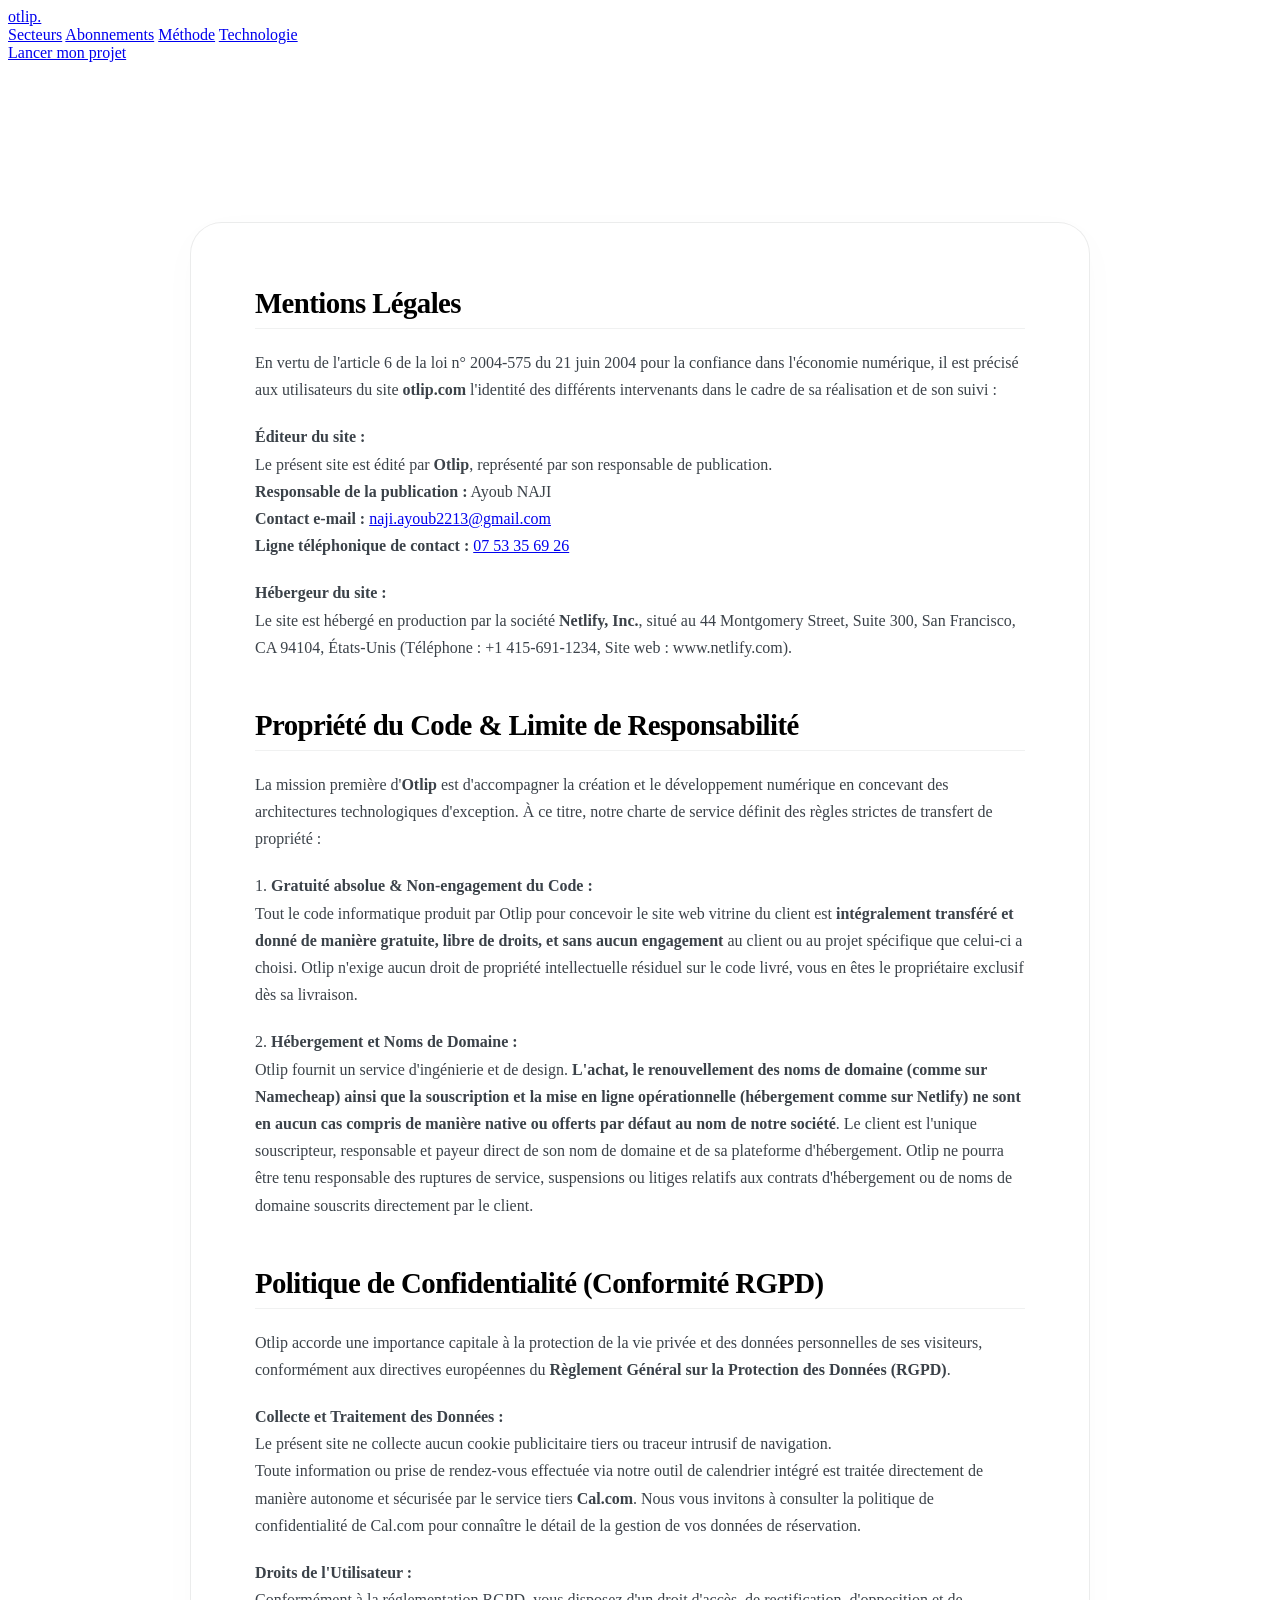
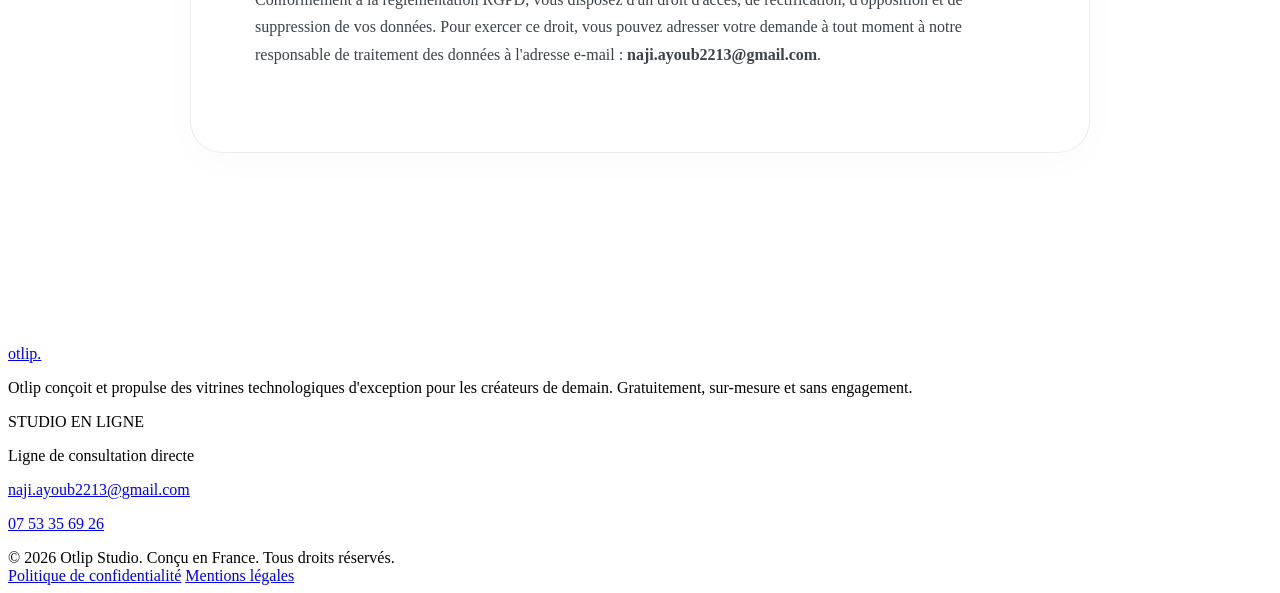
<file: privacy.html>
<!DOCTYPE html>
<html lang="fr">
<head>
  <meta charset="UTF-8">
  <meta name="viewport" content="width=device-width, initial-scale=1.0">
  <meta name="author" content="Otlip">
  <title>Otlip — Politique de Confidentialité & Mentions Légales</title>
  
  <meta name="description" content="Politique de confidentialité et Mentions Légales d'Otlip Studio. Transparence, RGPD, gratuité du code et responsabilités d'hébergement.">
  <meta name="robots" content="index, follow">

  <!-- Inter Fonts -->
  <link rel="preconnect" href="https://fonts.googleapis.com">
  <link rel="preconnect" href="https://fonts.gstatic.com" crossorigin>
  <link href="https://fonts.googleapis.com/css2?family=Inter:wght@300;400;500;600;700&display=swap" rel="stylesheet">
  
  <!-- Stylesheets -->
  
  <style>
    /* Specific styling tweaks for editorial content layouts */
    .content-section {
      max-width: 900px;
      margin: 0 auto;
      padding-top: 160px;
      padding-bottom: 8rem;
    }
    .content-body {
      background: #fff;
      border: 1px solid rgba(12, 16, 24, 0.08);
      border-radius: 32px;
      padding: 4rem;
      box-shadow: 0 10px 40px rgba(12, 16, 24, 0.02);
    }
    .content-body h2 {
      font-family: var(--font-sans);
      font-weight: 570;
      font-size: 1.8rem;
      margin-top: 3rem;
      margin-bottom: 1.25rem;
      letter-spacing: -0.02em;
      color: var(--color-bg-dark);
      border-bottom: 1px solid rgba(12, 16, 24, 0.06);
      padding-bottom: 0.5rem;
    }
    .content-body h2:first-of-type {
      margin-top: 0;
    }
    .content-body p, .content-body li {
      font-family: var(--font-sans);
      font-size: 1rem;
      font-weight: 300;
      line-height: 1.7;
      color: #3b4249;
      margin-bottom: 1.25rem;
    }
    .content-body ul {
      margin-left: 1.5rem;
      margin-bottom: 1.5rem;
    }
    .content-body strong {
      font-weight: 600;
      color: var(--color-bg-dark);
    }
  </style>
  <!-- Stylesheets & Favicon -->
  <link rel="icon" type="image/svg+xml" href="favicon.svg">
  <script type="module" crossorigin src="assets/main-uwTS9_-1.js"></script>
  <link rel="stylesheet" crossorigin src="assets/main-B2x4ONao.css">
  
  <!-- Meta Pixel Code -->
  <script>
  !function(f,b,e,v,n,t,s)
  {if(f.fbq)return;n=f.fbq=function(){n.callMethod?
  n.callMethod.apply(n,arguments):n.queue.push(arguments)};
  if(!f._fbq)f._fbq=n;n.push=n;n.loaded=!0;n.version='2.0';
  n.queue=[];t=b.createElement(e);t.async=!0;
  t.src=v;s=b.getElementsByTagName(e)[0];
  s.parentNode.insertBefore(t,s)}(window, document,'script',
  'https://connect.facebook.net/en_US/fbevents.js');
  fbq('init', '1710951703431157');
  fbq('track', 'PageView');
  </script>
  <noscript><img height="1" width="1" style="display:none"
  src="https://www.facebook.com/tr?id=1710951703431157&ev=PageView&noscript=1"
  /></noscript>
  <!-- End Meta Pixel Code -->
</head>
<body>

  <!-- Custom Cursor -->
  <div class="custom-cursor" id="cursor"></div>

  <!-- Grand Twilight Backdrop (scrolling sky canvas) -->
  <div class="sky-backdrop-wrapper"></div>

  <div class="main-wrapper">

    <!-- 🧭 Sticky Header Navigation -->
    <header class="otlip-nav-header" id="nav-header">
      <a class='nav-logo' href='/' id='nav-logo'>otlip.</a>
      
      <nav class="nav-menu">
        <a class='nav-link' href='/#sectors'>Secteurs</a>
        <a class='nav-link' href='/#pricing'>Abonnements</a>
        <a class='nav-link' href='/#process'>Méthode</a>
        <a class='nav-link' href='/#tech'>Technologie</a>
      </nav>
      
      <div class="nav-right">
        <a class='nav-cta' href='/#contact'>Lancer mon projet</a>
      </div>
    </header>

    <!-- 📄 Legal & Privacy Content Section -->
    <section class="content-section">
      <div class="content-body reveal">
        
        <h2 id="mentions">Mentions Légales</h2>
        <p>
          En vertu de l'article 6 de la loi n° 2004-575 du 21 juin 2004 pour la confiance dans l'économie numérique, il est précisé aux utilisateurs du site <strong>otlip.com</strong> l'identité des différents intervenants dans le cadre de sa réalisation et de son suivi :
        </p>
        <p>
          <strong>Éditeur du site :</strong><br>
          Le présent site est édité par <strong>Otlip</strong>, représenté par son responsable de publication.<br>
          <strong>Responsable de la publication :</strong> Ayoub NAJI<br>
          <strong>Contact e-mail :</strong> <a href="mailto:naji.ayoub2213@gmail.com">naji.ayoub2213@gmail.com</a><br>
          <strong>Ligne téléphonique de contact :</strong> <a href="tel:+33753356926">07 53 35 69 26</a>
        </p>
        <p>
          <strong>Hébergeur du site :</strong><br>
          Le site est hébergé en production par la société <strong>Netlify, Inc.</strong>, situé au 44 Montgomery Street, Suite 300, San Francisco, CA 94104, États-Unis (Téléphone : +1 415-691-1234, Site web : www.netlify.com).
        </p>

        <h2 id="licence">Propriété du Code & Limite de Responsabilité</h2>
        <p>
          La mission première d'<strong>Otlip</strong> est d'accompagner la création et le développement numérique en concevant des architectures technologiques d'exception. À ce titre, notre charte de service définit des règles strictes de transfert de propriété :
        </p>
        <p>
          1. <strong>Gratuité absolue & Non-engagement du Code :</strong><br>
          Tout le code informatique produit par Otlip pour concevoir le site web vitrine du client est <strong>intégralement transféré et donné de manière gratuite, libre de droits, et sans aucun engagement</strong> au client ou au projet spécifique que celui-ci a choisi. Otlip n'exige aucun droit de propriété intellectuelle résiduel sur le code livré, vous en êtes le propriétaire exclusif dès sa livraison.
        </p>
        <p>
          2. <strong>Hébergement et Noms de Domaine :</strong><br>
          Otlip fournit un service d'ingénierie et de design. <strong>L'achat, le renouvellement des noms de domaine (comme sur Namecheap) ainsi que la souscription et la mise en ligne opérationnelle (hébergement comme sur Netlify) ne sont en aucun cas compris de manière native ou offerts par défaut au nom de notre société</strong>. Le client est l'unique souscripteur, responsable et payeur direct de son nom de domaine et de sa plateforme d'hébergement. Otlip ne pourra être tenu responsable des ruptures de service, suspensions ou litiges relatifs aux contrats d'hébergement ou de noms de domaine souscrits directement par le client.
        </p>

        <h2>Politique de Confidentialité (Conformité RGPD)</h2>
        <p>
          Otlip accorde une importance capitale à la protection de la vie privée et des données personnelles de ses visiteurs, conformément aux directives européennes du <strong>Règlement Général sur la Protection des Données (RGPD)</strong>.
        </p>
        <p>
          <strong>Collecte et Traitement des Données :</strong><br>
          Le présent site ne collecte aucun cookie publicitaire tiers ou traceur intrusif de navigation. <br>
          Toute information ou prise de rendez-vous effectuée via notre outil de calendrier intégré est traitée directement de manière autonome et sécurisée par le service tiers <strong>Cal.com</strong>. Nous vous invitons à consulter la politique de confidentialité de Cal.com pour connaître le détail de la gestion de vos données de réservation.
        </p>
        <p>
          <strong>Droits de l'Utilisateur :</strong><br>
          Conformément à la réglementation RGPD, vous disposez d'un droit d'accès, de rectification, d'opposition et de suppression de vos données. Pour exercer ce droit, vous pouvez adresser votre demande à tout moment à notre responsable de traitement des données à l'adresse e-mail : <strong>naji.ayoub2213@gmail.com</strong>.
        </p>
        
      </div>
    </section>

    <!-- 🧭 Standard Footer Specifications -->
    <section class="footer-cta-section" style="padding-top: 4rem;">
      <footer class="footer-bottom">
        <div class="footer-col">
          <a href="#" class="footer-logo">otlip.</a>
          <p class="footer-bio">
            Otlip conçoit et propulse des vitrines technologiques d'exception pour les créateurs de demain. Gratuitement, sur-mesure et sans engagement.
          </p>
        </div>
        
        <div class="footer-col">
          <span class="footer-label">STUDIO EN LIGNE</span>
          <p class="footer-text">Ligne de consultation directe</p>
          <p class="footer-text"><a href="mailto:naji.ayoub2213@gmail.com">naji.ayoub2213@gmail.com</a></p>
          <p class="footer-text mono"><a href="tel:+33753356926">07 53 35 69 26</a></p>
        </div>

        <div class="footer-copymark">
          <span class="copymark-text">© 2026 Otlip Studio. Conçu en France. Tous droits réservés.</span>
          <div class="copymark-links">
            <a href='/privacy'>Politique de confidentialité</a>
            <a href='/privacy#mentions'>Mentions légales</a>
          </div>
        </div>
      </footer>
    </section>

  </div>

  <!-- Scripts -->
</body>
</html>
</file>
